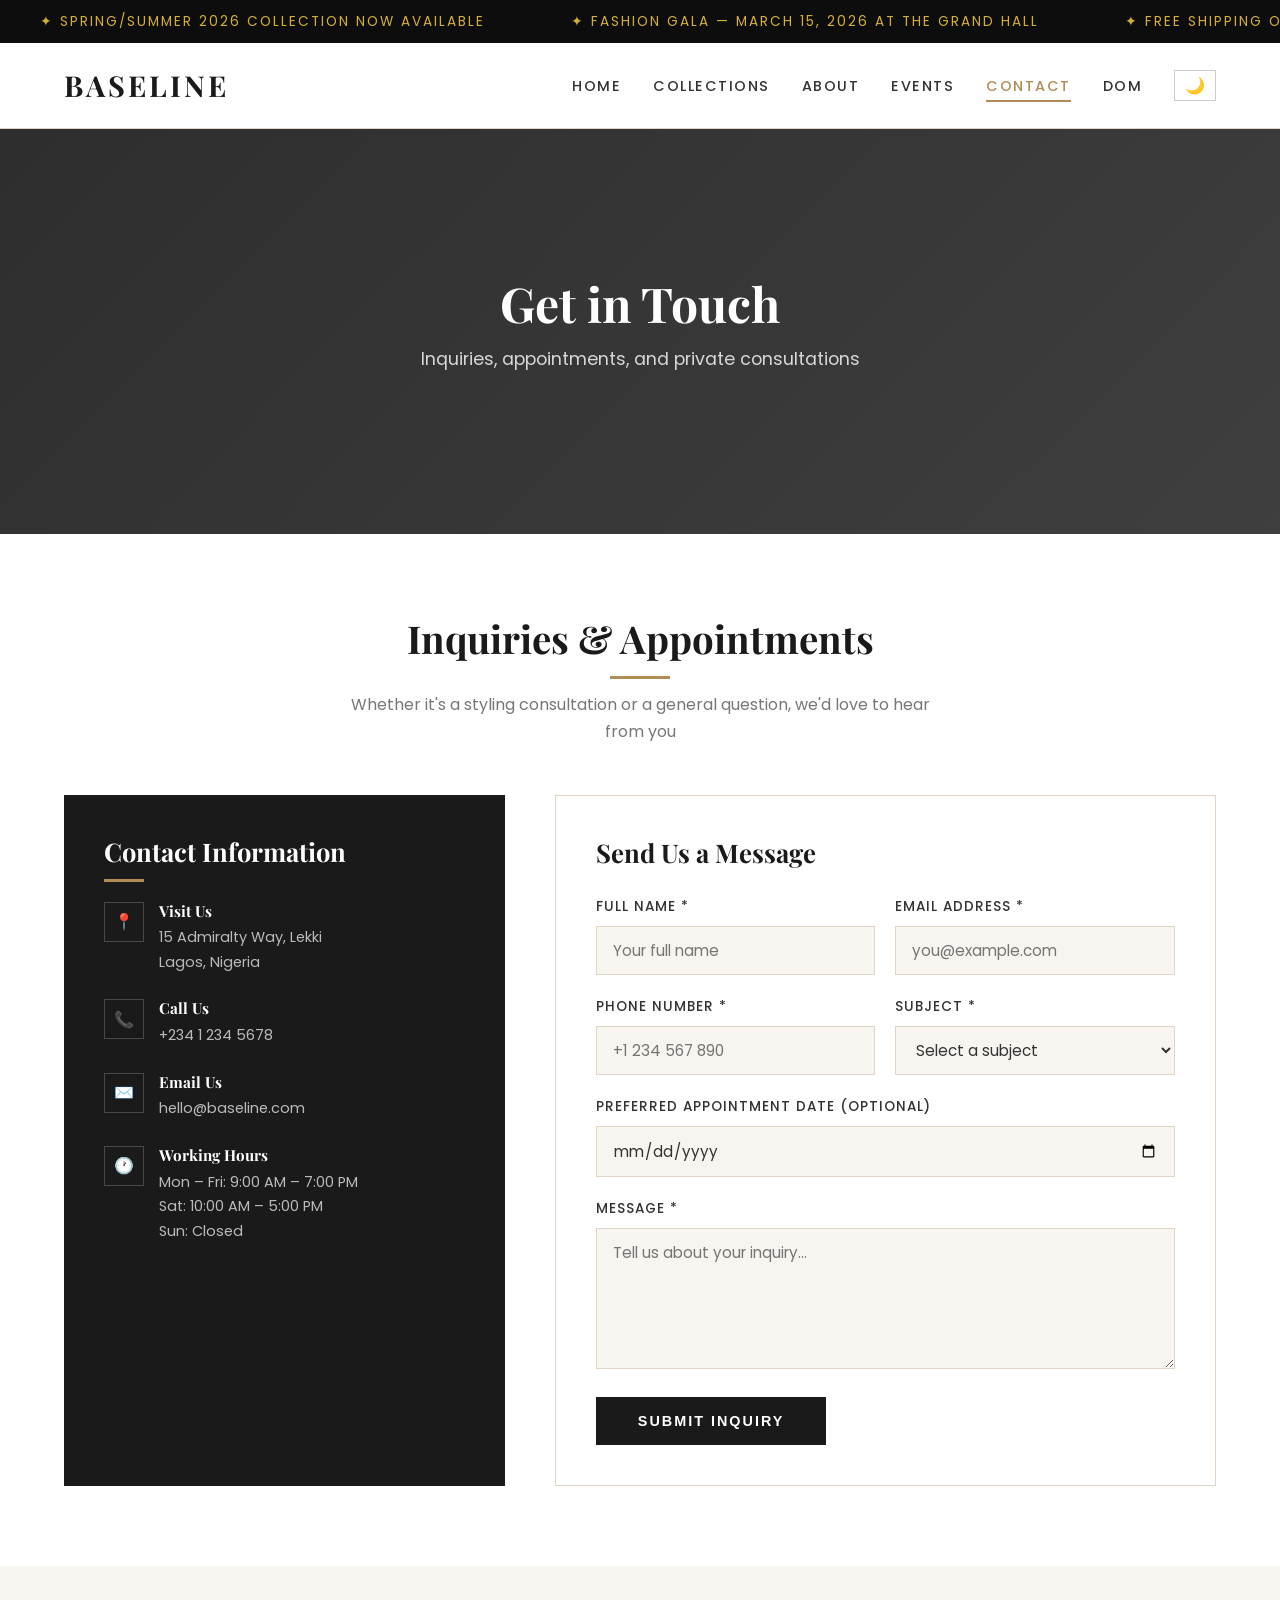
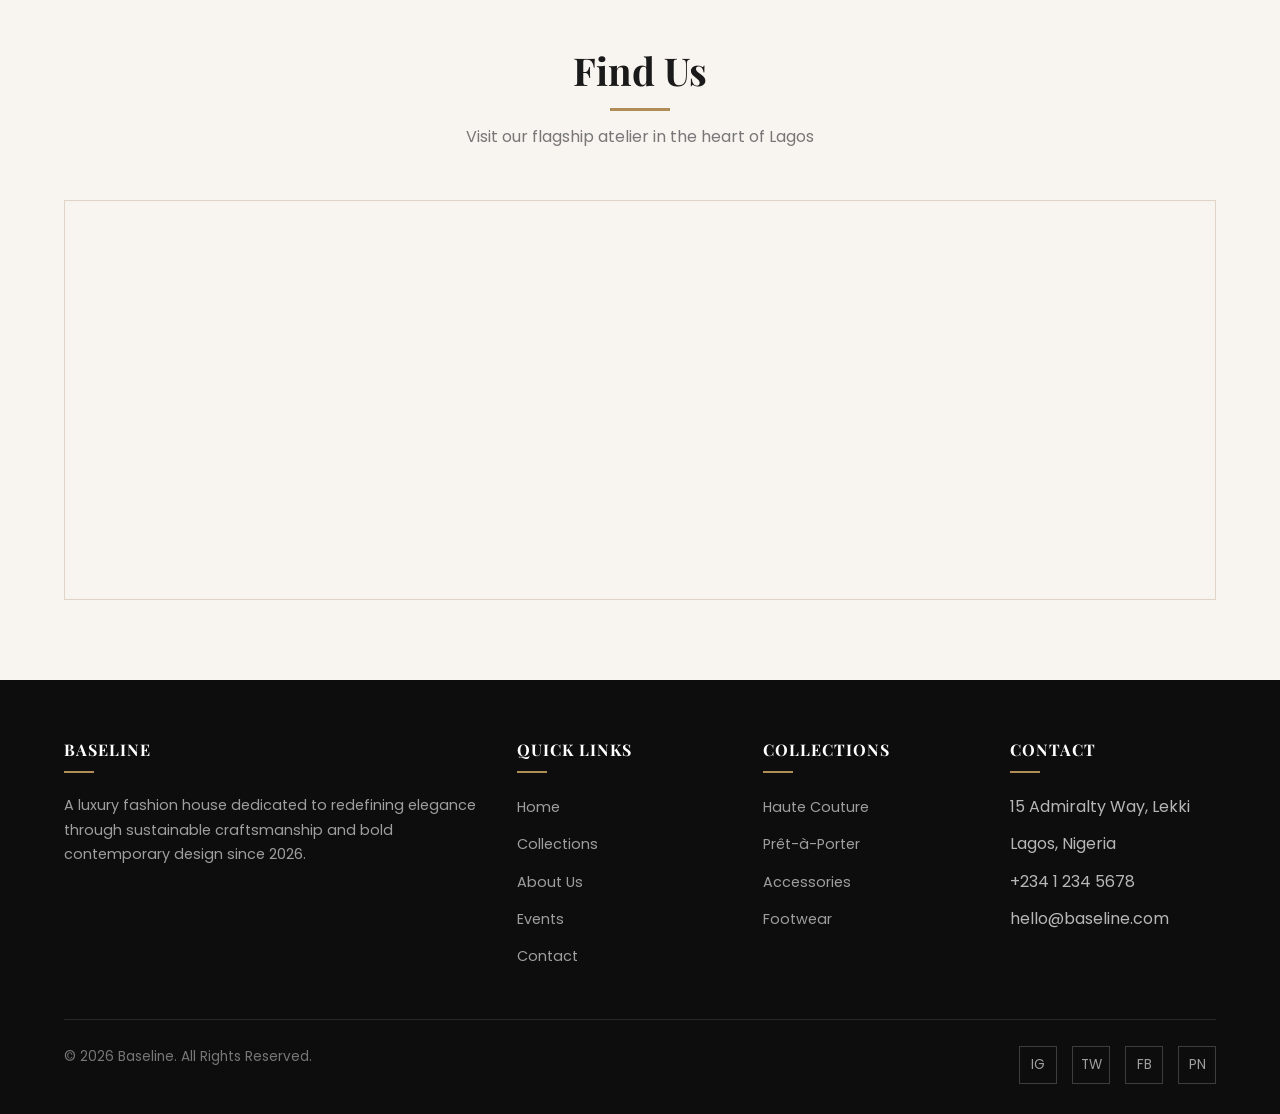
<file: contact.html>
<!doctype html>
<html lang="en">
  <head>
    <meta charset="UTF-8" />
    <meta name="viewport" content="width=device-width, initial-scale=1.0" />
    <title>Contact — BASELINE</title>
    <link
      href="https://fonts.googleapis.com/css2?family=Playfair+Display:wght@400;700&family=Poppins:wght@300;400;500;600;700&display=swap"
      rel="stylesheet"
    />
    <link rel="stylesheet" href="styles.css" />
  </head>
  <body>
    <!-- ======== MARQUEE BAR ======== -->
    <div class="marquee-bar">
      <div class="marquee-content">
        <span>✦ Spring/Summer 2026 Collection Now Available</span>
        <span>✦ Fashion Gala — March 15, 2026 at The Grand Hall</span>
        <span>✦ Free Shipping on Orders Over ₦250</span>
        <span>✦ Book Your Private Styling Session Today</span>
        <span>✦ Spring/Summer 2026 Collection Now Available</span>
        <span>✦ Fashion Gala — March 15, 2026 at The Grand Hall</span>
        <span>✦ Free Shipping on Orders Over ₦250</span>
        <span>✦ Book Your Private Styling Session Today</span>
      </div>
    </div>

    <!-- ======== NAVIGATION ======== -->
    <nav class="top-nav">
      <div class="container nav-wrapper">
        <a href="index.html" class="logo">Baseline</a>
        <ul class="nav-links">
          <li><a href="index.html">Home</a></li>
          <li><a href="products.html">Collections</a></li>
          <li><a href="about.html">About</a></li>
          <li><a href="events.html">Events</a></li>
          <li><a href="contact.html">Contact</a></li>
          <li><a href="dom-structure.html">DOM</a></li>
          <li>
            <button
              id="dark-mode-toggle"
              title="Toggle dark mode"
              style="
                background: none;
                border: 1px solid #ccc;
                padding: 5px 10px;
                cursor: pointer;
                font-size: 1rem;
              "
            >
              🌙
            </button>
          </li>
        </ul>
        <button class="hamburger" aria-label="Toggle navigation">
          <span></span>
          <span></span>
          <span></span>
        </button>
      </div>
    </nav>

    <!-- ======== PAGE BANNER ======== -->
    <section class="page-banner banner-contact">
      <div class="banner-text">
        <h1>Get in Touch</h1>
        <p>Inquiries, appointments, and private consultations</p>
      </div>
    </section>

    <!-- ======== CONTACT SECTION ======== -->
    <section class="section">
      <div class="container">
        <div class="section-header reveal">
          <h2>Inquiries &amp; Appointments</h2>
          <p>
            Whether it's a styling consultation or a general question, we'd love
            to hear from you
          </p>
        </div>

        <div class="contact-layout reveal">
          <!-- Info Panel -->
          <div class="contact-info-panel">
            <h3>Contact Information</h3>

            <div class="contact-detail">
              <div class="icon">📍</div>
              <div>
                <h4>Visit Us</h4>
                <p>15 Admiralty Way, Lekki<br />Lagos, Nigeria</p>
              </div>
            </div>

            <div class="contact-detail">
              <div class="icon">📞</div>
              <div>
                <h4>Call Us</h4>
                <p>+234 1 234 5678</p>
              </div>
            </div>

            <div class="contact-detail">
              <div class="icon">✉️</div>
              <div>
                <h4>Email Us</h4>
                <p>hello@baseline.com</p>
              </div>
            </div>

            <div class="contact-detail">
              <div class="icon">🕐</div>
              <div>
                <h4>Working Hours</h4>
                <p>
                  Mon – Fri: 9:00 AM – 7:00 PM<br />Sat: 10:00 AM – 5:00 PM<br />Sun:
                  Closed
                </p>
              </div>
            </div>
          </div>

          <!-- Form Panel -->
          <div class="contact-form-panel">
            <h3>Send Us a Message</h3>
            <form id="contact-form" novalidate>
              <div class="form-row">
                <div class="form-group">
                  <label for="inp-name">Full Name *</label>
                  <input
                    type="text"
                    id="inp-name"
                    placeholder="Your full name"
                  />
                  <p class="error-msg">Please enter your full name</p>
                </div>
                <div class="form-group">
                  <label for="inp-email">Email Address *</label>
                  <input
                    type="email"
                    id="inp-email"
                    placeholder="you@example.com"
                  />
                  <p class="error-msg">Please enter a valid email</p>
                </div>
              </div>

              <div class="form-row">
                <div class="form-group">
                  <label for="inp-phone">Phone Number *</label>
                  <input
                    type="tel"
                    id="inp-phone"
                    placeholder="+1 234 567 890"
                  />
                  <p class="error-msg">Please enter a valid phone number</p>
                </div>
                <div class="form-group">
                  <label for="inp-subject">Subject *</label>
                  <select id="inp-subject">
                    <option value="">Select a subject</option>
                    <option value="general">General Inquiry</option>
                    <option value="appointment">Book an Appointment</option>
                    <option value="styling">Private Styling Session</option>
                    <option value="press">Press &amp; Media</option>
                    <option value="wholesale">Wholesale / Partnership</option>
                    <option value="event">Event Invitation</option>
                  </select>
                  <p class="error-msg">Please select a subject</p>
                </div>
              </div>

              <div class="form-group">
                <label for="inp-date"
                  >Preferred Appointment Date (Optional)</label
                >
                <input type="date" id="inp-date" />
                <p class="error-msg">Please select a future date</p>
              </div>

              <div class="form-group">
                <label for="inp-message">Message *</label>
                <textarea
                  id="inp-message"
                  rows="5"
                  placeholder="Tell us about your inquiry..."
                ></textarea>
                <p class="error-msg">Message must be at least 10 characters</p>
              </div>

              <button type="submit" class="btn btn-dark">Submit Inquiry</button>
            </form>
          </div>
        </div>
      </div>
    </section>

    <!-- ======== MAP SECTION ======== -->
    <section class="section section-light">
      <div class="container">
        <div class="section-header reveal">
          <h2>Find Us</h2>
          <p>Visit our flagship atelier in the heart of Lagos</p>
        </div>
        <div
          class="reveal"
          style="
            width: 100%;
            height: 400px;
            background: var(--color-light);
            border: 1px solid var(--color-border);
            display: flex;
            align-items: center;
            justify-content: center;
            overflow: hidden;
          "
        >
          <iframe
            src="https://www.google.com/maps/embed?pb=!1m18!1m12!1m3!1d3964.7286510014387!2d3.4469!3d6.4281!2m3!1f0!2f0!3f0!3m2!1i1024!2i768!4f13.1!3m3!1m2!1s0x103bf53280e7648d%3A0x4d01e5de6b847fe5!2sAdmiralty%20Way%2C%20Lekki%2C%20Lagos%2C%20Nigeria!5e0!3m2!1sen!2sng!4v1700000000000!5m2!1sen!2sng"
            width="100%"
            height="100%"
            style="border: 0"
            allowfullscreen=""
            loading="lazy"
            title="Baseline Location"
          >
          </iframe>
        </div>
      </div>
    </section>

    <!-- ======== FOOTER ======== -->
    <footer class="site-footer">
      <div class="container">
        <div class="footer-grid">
          <div class="footer-col">
            <h4>Baseline</h4>
            <p>
              A luxury fashion house dedicated to redefining elegance through
              sustainable craftsmanship and bold contemporary design since 2026.
            </p>
          </div>
          <div class="footer-col">
            <h4>Quick Links</h4>
            <ul>
              <li><a href="index.html">Home</a></li>
              <li><a href="products.html">Collections</a></li>
              <li><a href="about.html">About Us</a></li>
              <li><a href="events.html">Events</a></li>
              <li><a href="contact.html">Contact</a></li>
            </ul>
          </div>
          <div class="footer-col">
            <h4>Collections</h4>
            <ul>
              <li><a href="products.html">Haute Couture</a></li>
              <li><a href="products.html">Prêt-à-Porter</a></li>
              <li><a href="products.html">Accessories</a></li>
              <li><a href="products.html">Footwear</a></li>
            </ul>
          </div>
          <div class="footer-col">
            <h4>Contact</h4>
            <ul>
              <li>15 Admiralty Way, Lekki</li>
              <li>Lagos, Nigeria</li>
              <li>+234 1 234 5678</li>
              <li>hello@baseline.com</li>
            </ul>
          </div>
        </div>
        <div class="footer-bottom">
          <p>
            &copy; <span id="current-year"></span> Baseline. All Rights
            Reserved.
          </p>
          <div class="footer-social">
            <a href="#" title="Instagram">IG</a>
            <a href="#" title="Twitter">TW</a>
            <a href="#" title="Facebook">FB</a>
            <a href="#" title="Pinterest">PN</a>
          </div>
        </div>
      </div>
    </footer>

    <button class="back-to-top" title="Back to top">&#8679;</button>
    <script src="script.js"></script>
  </body>
</html>
</file>
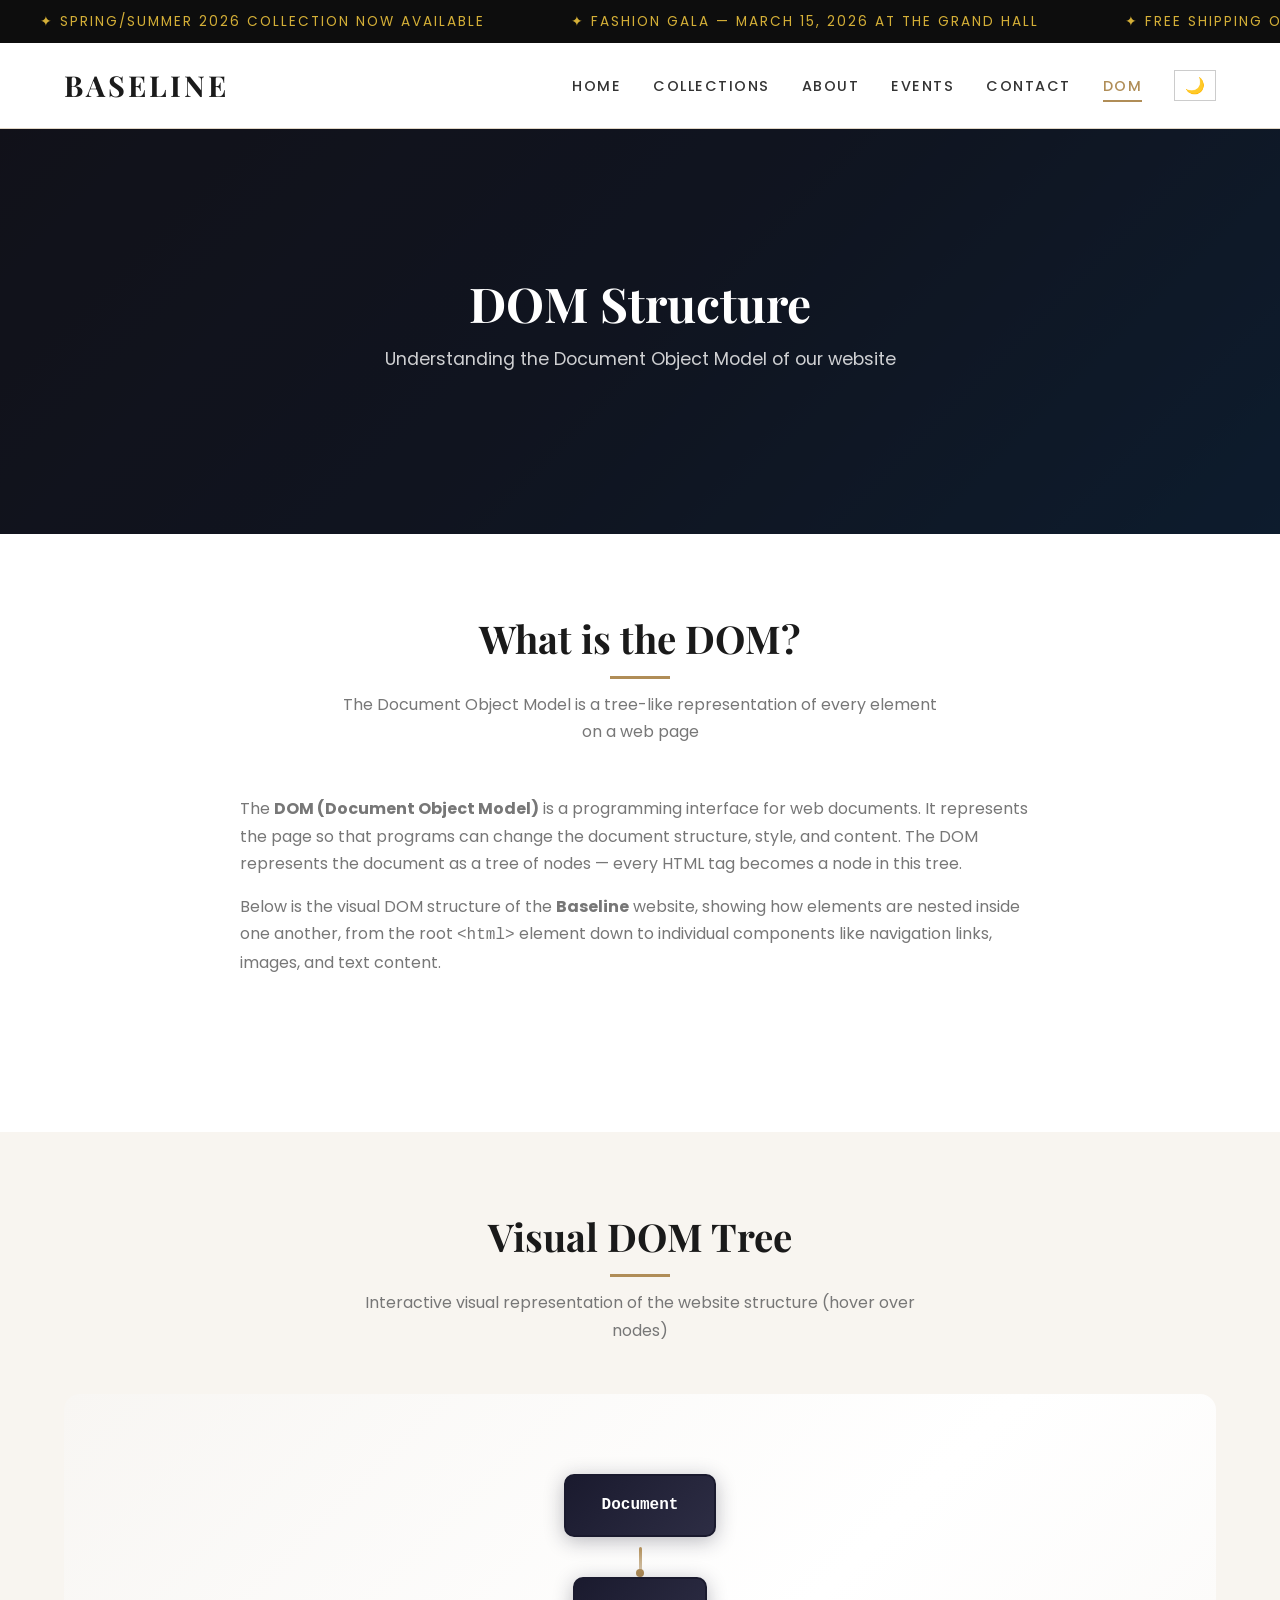
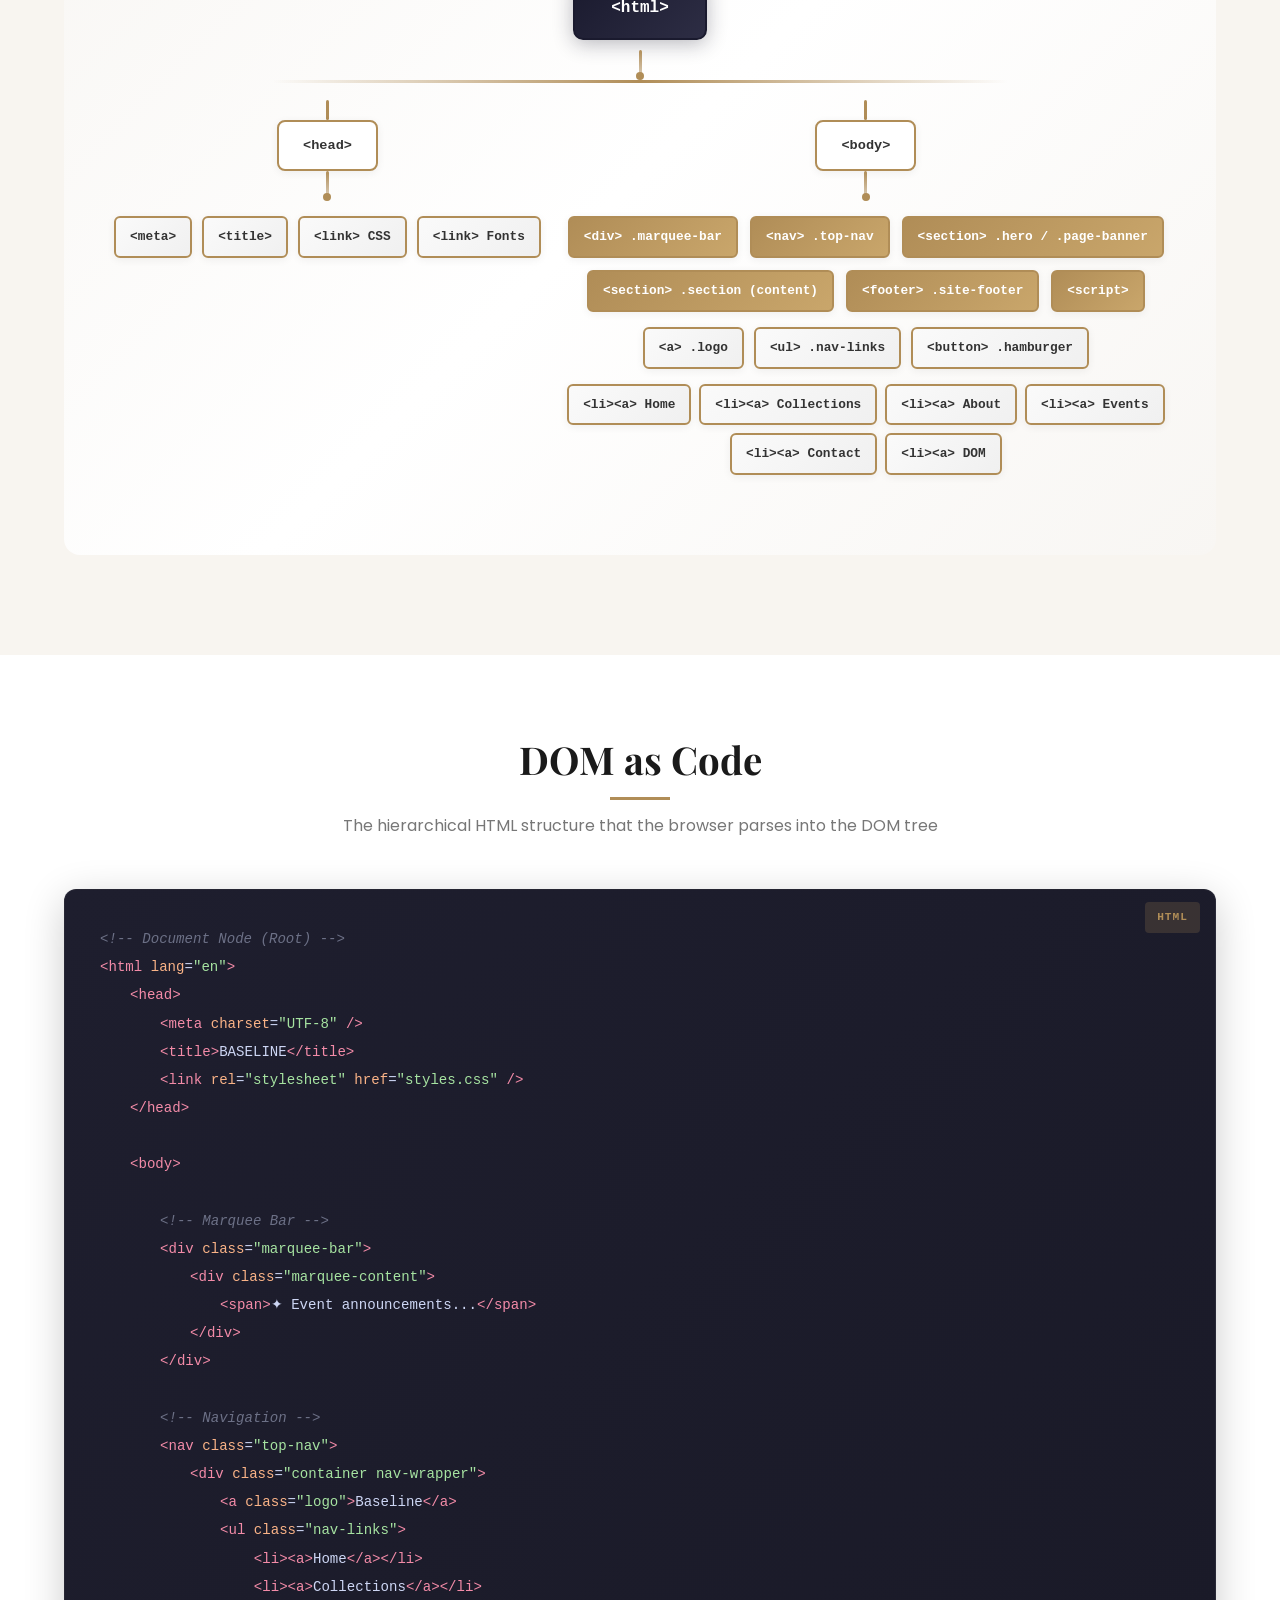
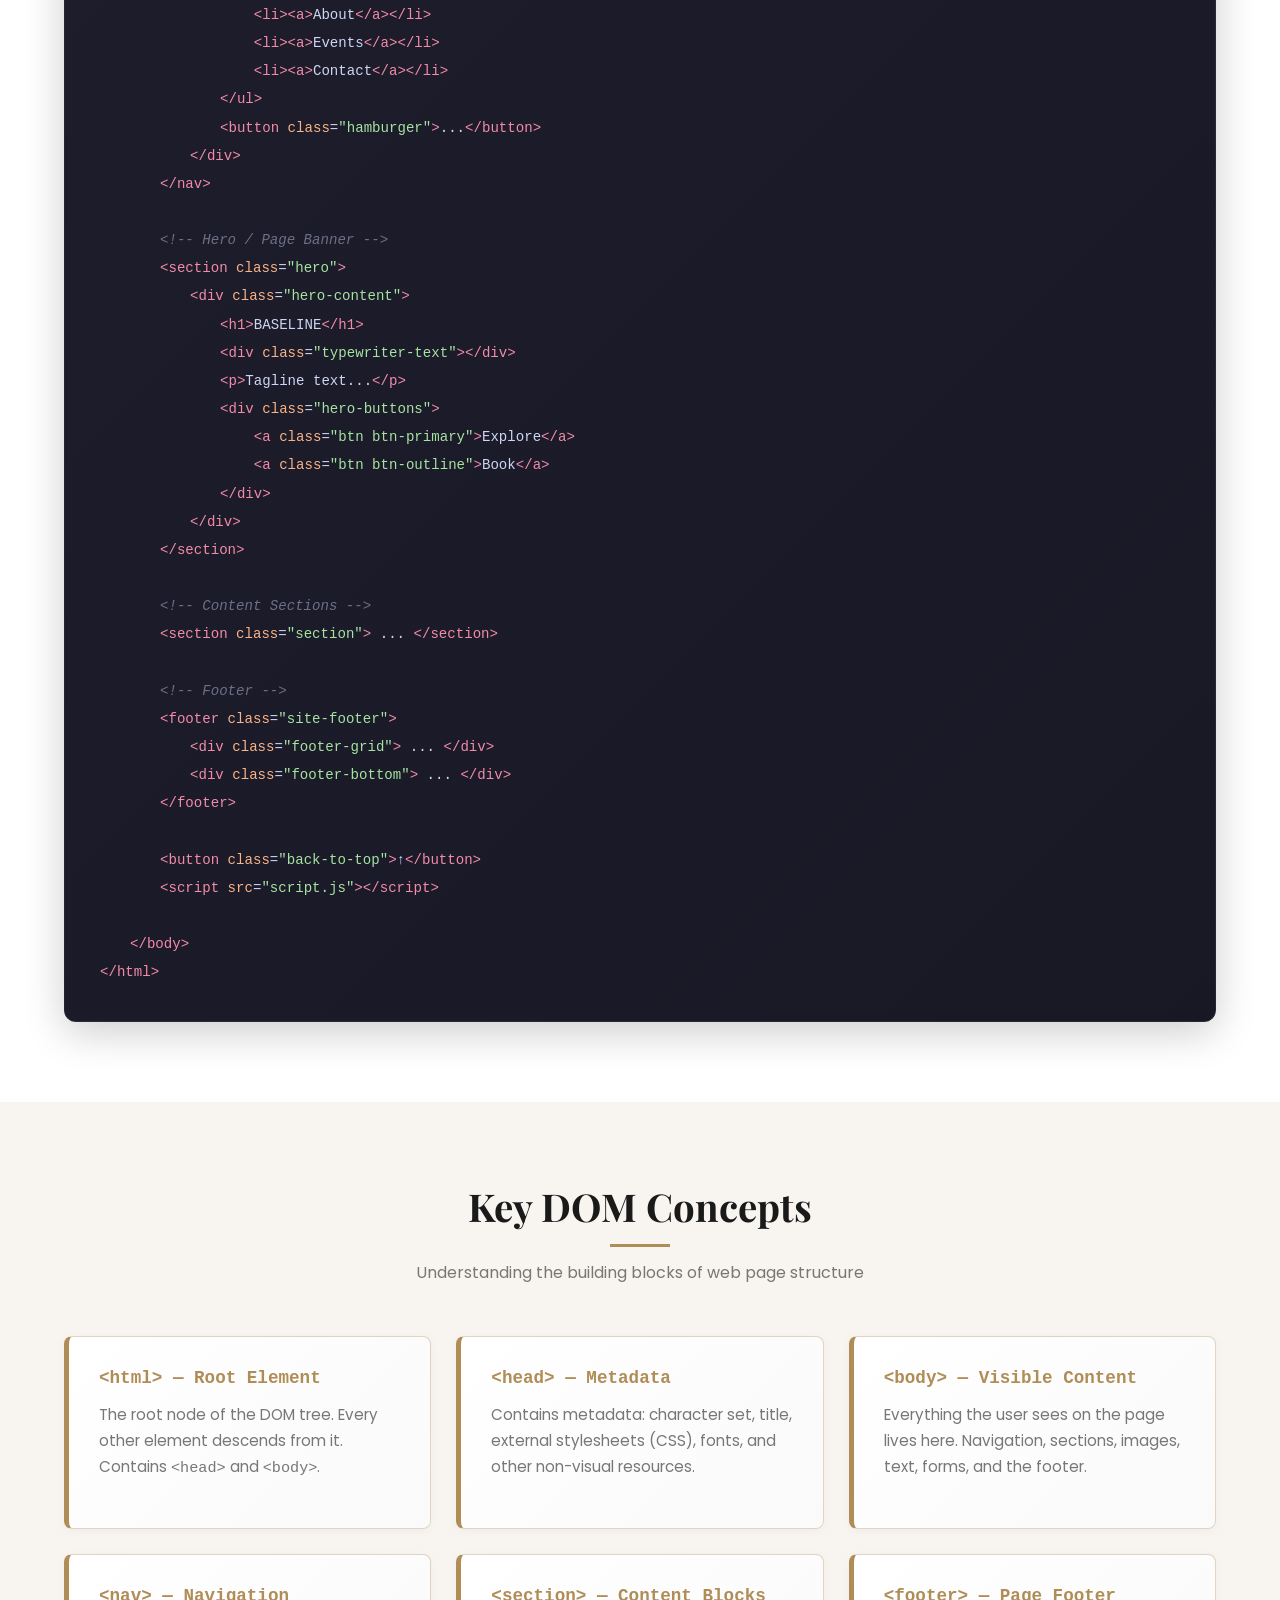
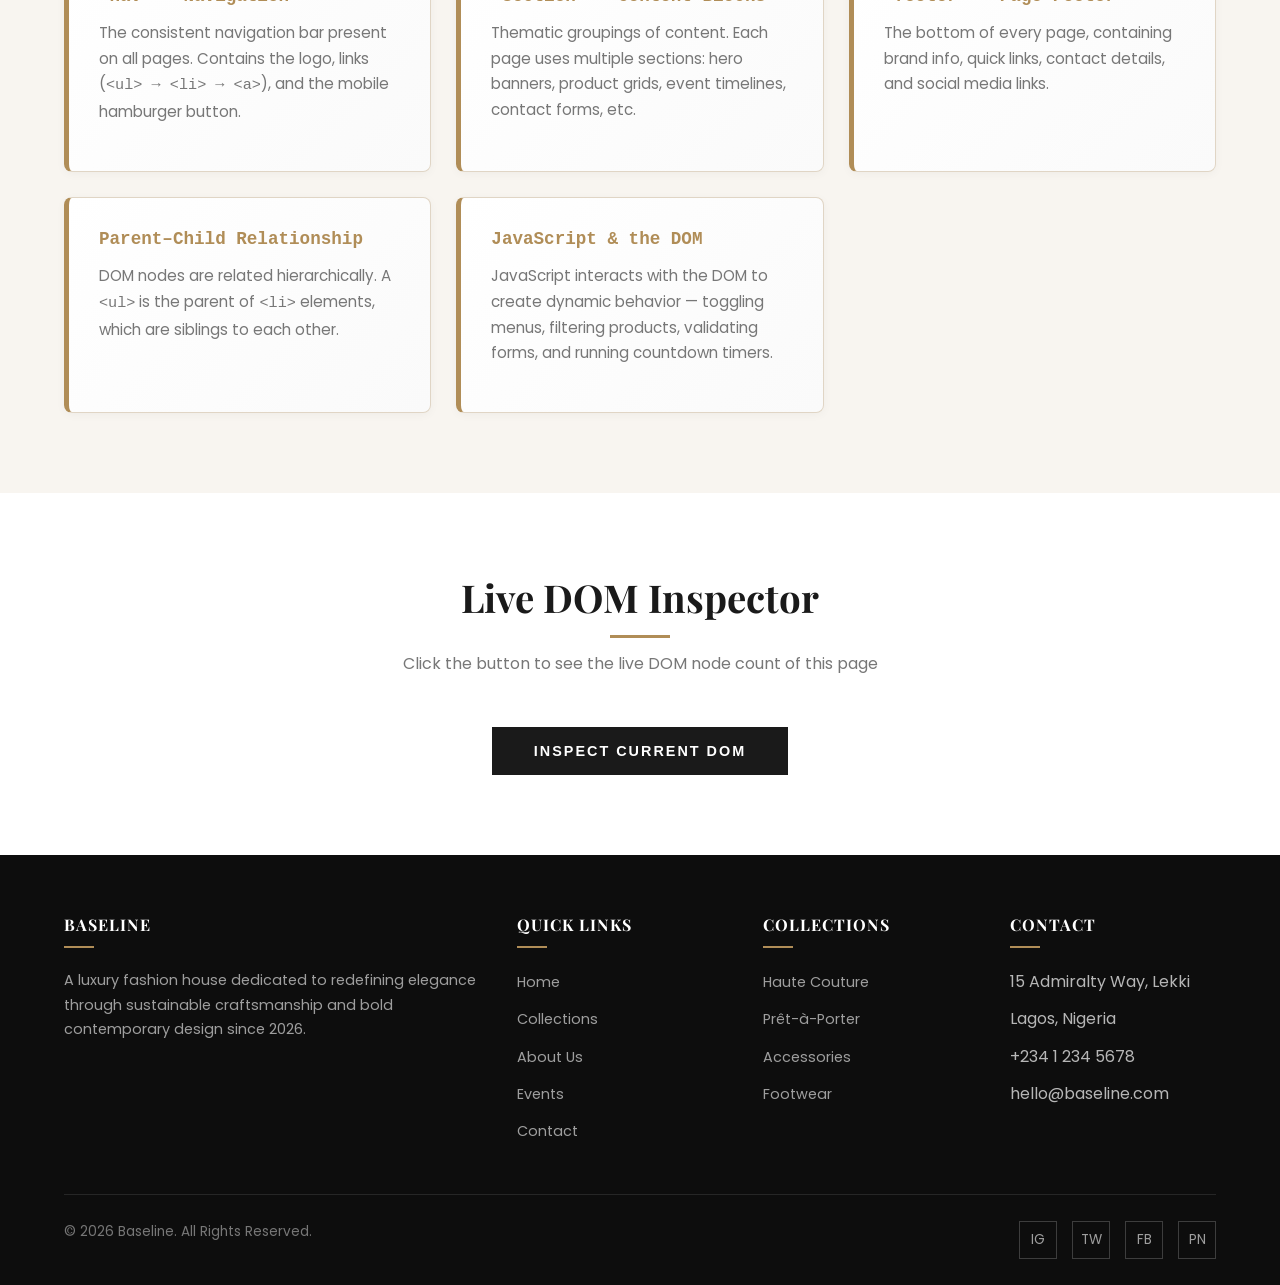
<file: dom-structure.html>
<!doctype html>
<html lang="en">
  <head>
    <meta charset="UTF-8" />
    <meta name="viewport" content="width=device-width, initial-scale=1.0" />
    <title>DOM Structure — BASELINE</title>
    <link
      href="https://fonts.googleapis.com/css2?family=Playfair+Display:wght@400;700&family=Poppins:wght@300;400;500;600;700&display=swap"
      rel="stylesheet"
    />
    <link rel="stylesheet" href="styles.css" />
  </head>
  <body>
    <!-- ======== MARQUEE BAR ======== -->
    <div class="marquee-bar">
      <div class="marquee-content">
        <span>✦ Spring/Summer 2026 Collection Now Available</span>
        <span>✦ Fashion Gala — March 15, 2026 at The Grand Hall</span>
        <span>✦ Free Shipping on Orders Over ₦250</span>
        <span>✦ Book Your Private Styling Session Today</span>
        <span>✦ Spring/Summer 2026 Collection Now Available</span>
        <span>✦ Fashion Gala — March 15, 2026 at The Grand Hall</span>
        <span>✦ Free Shipping on Orders Over ₦250</span>
        <span>✦ Book Your Private Styling Session Today</span>
      </div>
    </div>

    <!-- ======== NAVIGATION ======== -->
    <nav class="top-nav">
      <div class="container nav-wrapper">
        <a href="index.html" class="logo">Baseline</a>
        <ul class="nav-links">
          <li><a href="index.html">Home</a></li>
          <li><a href="products.html">Collections</a></li>
          <li><a href="about.html">About</a></li>
          <li><a href="events.html">Events</a></li>
          <li><a href="contact.html">Contact</a></li>
          <li><a href="dom-structure.html">DOM</a></li>
          <li>
            <button
              id="dark-mode-toggle"
              title="Toggle dark mode"
              style="
                background: none;
                border: 1px solid #ccc;
                padding: 5px 10px;
                cursor: pointer;
                font-size: 1rem;
              "
            >
              🌙
            </button>
          </li>
        </ul>
        <button class="hamburger" aria-label="Toggle navigation">
          <span></span>
          <span></span>
          <span></span>
        </button>
      </div>
    </nav>

    <!-- ======== PAGE BANNER ======== -->
    <section class="page-banner banner-dom">
      <div class="banner-text">
        <h1>DOM Structure</h1>
        <p>Understanding the Document Object Model of our website</p>
      </div>
    </section>

    <!-- ======== WHAT IS THE DOM ======== -->
    <section class="section">
      <div class="container">
        <div class="section-header reveal">
          <h2>What is the DOM?</h2>
          <p>
            The Document Object Model is a tree-like representation of every
            element on a web page
          </p>
        </div>

        <div class="story-block reveal">
          <div
            class="story-text"
            style="grid-column: 1 / -1; max-width: 800px; margin: 0 auto"
          >
            <p>
              The <strong>DOM (Document Object Model)</strong> is a programming
              interface for web documents. It represents the page so that
              programs can change the document structure, style, and content.
              The DOM represents the document as a tree of nodes — every HTML
              tag becomes a node in this tree.
            </p>
            <p>
              Below is the visual DOM structure of the
              <strong>Baseline</strong> website, showing how elements are nested
              inside one another, from the root
              <code>&lt;html&gt;</code> element down to individual components
              like navigation links, images, and text content.
            </p>
          </div>
        </div>
      </div>
    </section>

    <!-- ======== VISUAL DOM TREE ======== -->
    <section class="section section-light">
      <div class="container">
        <div class="section-header reveal">
          <h2>Visual DOM Tree</h2>
          <p>
            Interactive visual representation of the website structure (hover
            over nodes)
          </p>
        </div>

        <div class="dom-visual-container reveal">
          <div class="dom-tree-visual">
            <!-- Level 0: Document -->
            <div class="dom-level">
              <div class="dom-node-box root" data-tooltip="The DOM entry point">
                Document
              </div>
            </div>
            <div class="dom-line"></div>

            <!-- Level 1: html -->
            <div class="dom-level">
              <div class="dom-node-box root" data-tooltip="Root HTML element">
                &lt;html&gt;
              </div>
            </div>
            <div class="dom-line"></div>

            <!-- Level 2: head + body -->
            <div class="dom-horizontal">
              <div class="dom-branch-item">
                <div class="dom-line-top"></div>
                <div class="dom-node-box" data-tooltip="Document metadata">
                  &lt;head&gt;
                </div>
                <div class="dom-line"></div>
                <div class="dom-sub-children">
                  <div class="dom-node-box" data-tooltip="Character encoding">
                    &lt;meta&gt;
                  </div>
                  <div class="dom-node-box" data-tooltip="Page title">
                    &lt;title&gt;
                  </div>
                  <div class="dom-node-box" data-tooltip="Stylesheet link">
                    &lt;link&gt; CSS
                  </div>
                  <div class="dom-node-box" data-tooltip="Google Fonts">
                    &lt;link&gt; Fonts
                  </div>
                </div>
              </div>

              <div class="dom-branch-item">
                <div class="dom-line-top"></div>
                <div class="dom-node-box" data-tooltip="Visible page content">
                  &lt;body&gt;
                </div>
                <div class="dom-line"></div>
                <div
                  class="dom-sub-children"
                  style="flex-direction: column; gap: 15px"
                >
                  <!-- Body children row -->
                  <div
                    style="
                      display: flex;
                      gap: 12px;
                      justify-content: center;
                      flex-wrap: wrap;
                    "
                  >
                    <div
                      class="dom-node-box dom-body-child"
                      data-tooltip="Scrolling announcement bar"
                    >
                      &lt;div&gt; .marquee-bar
                    </div>
                    <div
                      class="dom-node-box dom-body-child"
                      data-tooltip="Main navigation"
                    >
                      &lt;nav&gt; .top-nav
                    </div>
                    <div
                      class="dom-node-box dom-body-child"
                      data-tooltip="Hero/Banner section"
                    >
                      &lt;section&gt; .hero / .page-banner
                    </div>
                    <div
                      class="dom-node-box dom-body-child"
                      data-tooltip="Main content sections"
                    >
                      &lt;section&gt; .section (content)
                    </div>
                    <div
                      class="dom-node-box dom-body-child"
                      data-tooltip="Site footer"
                    >
                      &lt;footer&gt; .site-footer
                    </div>
                    <div
                      class="dom-node-box dom-body-child"
                      data-tooltip="JavaScript execution"
                    >
                      &lt;script&gt;
                    </div>
                  </div>

                  <!-- Nav children -->
                  <div
                    style="
                      display: flex;
                      gap: 10px;
                      justify-content: center;
                      flex-wrap: wrap;
                    "
                  >
                    <div class="dom-node-box" data-tooltip="Brand logo link">
                      &lt;a&gt; .logo
                    </div>
                    <div class="dom-node-box" data-tooltip="Navigation menu">
                      &lt;ul&gt; .nav-links
                    </div>
                    <div class="dom-node-box" data-tooltip="Mobile menu toggle">
                      &lt;button&gt; .hamburger
                    </div>
                  </div>

                  <!-- Nav-links children -->
                  <div
                    style="
                      display: flex;
                      gap: 8px;
                      justify-content: center;
                      flex-wrap: wrap;
                    "
                  >
                    <div class="dom-node-box" data-tooltip="Homepage link">
                      &lt;li&gt;&lt;a&gt; Home
                    </div>
                    <div class="dom-node-box" data-tooltip="Products page">
                      &lt;li&gt;&lt;a&gt; Collections
                    </div>
                    <div class="dom-node-box" data-tooltip="About us page">
                      &lt;li&gt;&lt;a&gt; About
                    </div>
                    <div class="dom-node-box" data-tooltip="Events page">
                      &lt;li&gt;&lt;a&gt; Events
                    </div>
                    <div class="dom-node-box" data-tooltip="Contact form">
                      &lt;li&gt;&lt;a&gt; Contact
                    </div>
                    <div class="dom-node-box" data-tooltip="This page!">
                      &lt;li&gt;&lt;a&gt; DOM
                    </div>
                  </div>
                </div>
              </div>
            </div>
          </div>
        </div>
      </div>
    </section>

    <!-- ======== CODE-LEVEL DOM ======== -->
    <section class="section">
      <div class="container">
        <div class="section-header reveal">
          <h2>DOM as Code</h2>
          <p>
            The hierarchical HTML structure that the browser parses into the DOM
            tree
          </p>
        </div>

        <div class="dom-code-block reveal">
          <div>
            <span class="comment">&lt;!-- Document Node (Root) --&gt;</span>
          </div>
          <div>
            <span class="tag">&lt;html</span>
            <span class="attr">lang</span>=<span class="string">"en"</span
            ><span class="tag">&gt;</span>
          </div>
          <div class="indent-1"><span class="tag">&lt;head&gt;</span></div>
          <div class="indent-2">
            <span class="tag">&lt;meta</span>
            <span class="attr">charset</span>=<span class="string">"UTF-8"</span
            ><span class="tag"> /&gt;</span>
          </div>
          <div class="indent-2">
            <span class="tag">&lt;title&gt;</span
            ><span class="text">BASELINE</span
            ><span class="tag">&lt;/title&gt;</span>
          </div>
          <div class="indent-2">
            <span class="tag">&lt;link</span>
            <span class="attr">rel</span>=<span class="string"
              >"stylesheet"</span
            >
            <span class="attr">href</span>=<span class="string"
              >"styles.css"</span
            ><span class="tag"> /&gt;</span>
          </div>
          <div class="indent-1"><span class="tag">&lt;/head&gt;</span></div>
          <br />
          <div class="indent-1"><span class="tag">&lt;body&gt;</span></div>
          <br />
          <div class="indent-2">
            <span class="comment">&lt;!-- Marquee Bar --&gt;</span>
          </div>
          <div class="indent-2">
            <span class="tag">&lt;div</span>
            <span class="attr">class</span>=<span class="string"
              >"marquee-bar"</span
            ><span class="tag">&gt;</span>
          </div>
          <div class="indent-3">
            <span class="tag">&lt;div</span>
            <span class="attr">class</span>=<span class="string"
              >"marquee-content"</span
            ><span class="tag">&gt;</span>
          </div>
          <div class="indent-4">
            <span class="tag">&lt;span&gt;</span
            ><span class="text">✦ Event announcements...</span
            ><span class="tag">&lt;/span&gt;</span>
          </div>
          <div class="indent-3"><span class="tag">&lt;/div&gt;</span></div>
          <div class="indent-2"><span class="tag">&lt;/div&gt;</span></div>
          <br />
          <div class="indent-2">
            <span class="comment">&lt;!-- Navigation --&gt;</span>
          </div>
          <div class="indent-2">
            <span class="tag">&lt;nav</span>
            <span class="attr">class</span>=<span class="string">"top-nav"</span
            ><span class="tag">&gt;</span>
          </div>
          <div class="indent-3">
            <span class="tag">&lt;div</span>
            <span class="attr">class</span>=<span class="string"
              >"container nav-wrapper"</span
            ><span class="tag">&gt;</span>
          </div>
          <div class="indent-4">
            <span class="tag">&lt;a</span> <span class="attr">class</span>=<span
              class="string"
              >"logo"</span
            ><span class="tag">&gt;</span><span class="text">Baseline</span
            ><span class="tag">&lt;/a&gt;</span>
          </div>
          <div class="indent-4">
            <span class="tag">&lt;ul</span>
            <span class="attr">class</span>=<span class="string"
              >"nav-links"</span
            ><span class="tag">&gt;</span>
          </div>
          <div class="indent-4">
            &nbsp;&nbsp;&nbsp;&nbsp;<span class="tag">&lt;li&gt;&lt;a&gt;</span
            ><span class="text">Home</span
            ><span class="tag">&lt;/a&gt;&lt;/li&gt;</span>
          </div>
          <div class="indent-4">
            &nbsp;&nbsp;&nbsp;&nbsp;<span class="tag">&lt;li&gt;&lt;a&gt;</span
            ><span class="text">Collections</span
            ><span class="tag">&lt;/a&gt;&lt;/li&gt;</span>
          </div>
          <div class="indent-4">
            &nbsp;&nbsp;&nbsp;&nbsp;<span class="tag">&lt;li&gt;&lt;a&gt;</span
            ><span class="text">About</span
            ><span class="tag">&lt;/a&gt;&lt;/li&gt;</span>
          </div>
          <div class="indent-4">
            &nbsp;&nbsp;&nbsp;&nbsp;<span class="tag">&lt;li&gt;&lt;a&gt;</span
            ><span class="text">Events</span
            ><span class="tag">&lt;/a&gt;&lt;/li&gt;</span>
          </div>
          <div class="indent-4">
            &nbsp;&nbsp;&nbsp;&nbsp;<span class="tag">&lt;li&gt;&lt;a&gt;</span
            ><span class="text">Contact</span
            ><span class="tag">&lt;/a&gt;&lt;/li&gt;</span>
          </div>
          <div class="indent-4"><span class="tag">&lt;/ul&gt;</span></div>
          <div class="indent-4">
            <span class="tag">&lt;button</span>
            <span class="attr">class</span>=<span class="string"
              >"hamburger"</span
            ><span class="tag">&gt;</span><span class="text">...</span
            ><span class="tag">&lt;/button&gt;</span>
          </div>
          <div class="indent-3"><span class="tag">&lt;/div&gt;</span></div>
          <div class="indent-2"><span class="tag">&lt;/nav&gt;</span></div>
          <br />
          <div class="indent-2">
            <span class="comment">&lt;!-- Hero / Page Banner --&gt;</span>
          </div>
          <div class="indent-2">
            <span class="tag">&lt;section</span>
            <span class="attr">class</span>=<span class="string">"hero"</span
            ><span class="tag">&gt;</span>
          </div>
          <div class="indent-3">
            <span class="tag">&lt;div</span>
            <span class="attr">class</span>=<span class="string"
              >"hero-content"</span
            ><span class="tag">&gt;</span>
          </div>
          <div class="indent-4">
            <span class="tag">&lt;h1&gt;</span><span class="text">BASELINE</span
            ><span class="tag">&lt;/h1&gt;</span>
          </div>
          <div class="indent-4">
            <span class="tag">&lt;div</span>
            <span class="attr">class</span>=<span class="string"
              >"typewriter-text"</span
            ><span class="tag">&gt;&lt;/div&gt;</span>
          </div>
          <div class="indent-4">
            <span class="tag">&lt;p&gt;</span
            ><span class="text">Tagline text...</span
            ><span class="tag">&lt;/p&gt;</span>
          </div>
          <div class="indent-4">
            <span class="tag">&lt;div</span>
            <span class="attr">class</span>=<span class="string"
              >"hero-buttons"</span
            ><span class="tag">&gt;</span>
          </div>
          <div class="indent-4">
            &nbsp;&nbsp;&nbsp;&nbsp;<span class="tag">&lt;a</span>
            <span class="attr">class</span>=<span class="string"
              >"btn btn-primary"</span
            ><span class="tag">&gt;</span><span class="text">Explore</span
            ><span class="tag">&lt;/a&gt;</span>
          </div>
          <div class="indent-4">
            &nbsp;&nbsp;&nbsp;&nbsp;<span class="tag">&lt;a</span>
            <span class="attr">class</span>=<span class="string"
              >"btn btn-outline"</span
            ><span class="tag">&gt;</span><span class="text">Book</span
            ><span class="tag">&lt;/a&gt;</span>
          </div>
          <div class="indent-4"><span class="tag">&lt;/div&gt;</span></div>
          <div class="indent-3"><span class="tag">&lt;/div&gt;</span></div>
          <div class="indent-2"><span class="tag">&lt;/section&gt;</span></div>
          <br />
          <div class="indent-2">
            <span class="comment">&lt;!-- Content Sections --&gt;</span>
          </div>
          <div class="indent-2">
            <span class="tag">&lt;section</span>
            <span class="attr">class</span>=<span class="string">"section"</span
            ><span class="tag">&gt;</span><span class="text"> ... </span
            ><span class="tag">&lt;/section&gt;</span>
          </div>
          <br />
          <div class="indent-2">
            <span class="comment">&lt;!-- Footer --&gt;</span>
          </div>
          <div class="indent-2">
            <span class="tag">&lt;footer</span>
            <span class="attr">class</span>=<span class="string"
              >"site-footer"</span
            ><span class="tag">&gt;</span>
          </div>
          <div class="indent-3">
            <span class="tag">&lt;div</span>
            <span class="attr">class</span>=<span class="string"
              >"footer-grid"</span
            ><span class="tag">&gt;</span><span class="text"> ... </span
            ><span class="tag">&lt;/div&gt;</span>
          </div>
          <div class="indent-3">
            <span class="tag">&lt;div</span>
            <span class="attr">class</span>=<span class="string"
              >"footer-bottom"</span
            ><span class="tag">&gt;</span><span class="text"> ... </span
            ><span class="tag">&lt;/div&gt;</span>
          </div>
          <div class="indent-2"><span class="tag">&lt;/footer&gt;</span></div>
          <br />
          <div class="indent-2">
            <span class="tag">&lt;button</span>
            <span class="attr">class</span>=<span class="string"
              >"back-to-top"</span
            ><span class="tag">&gt;</span><span class="text">↑</span
            ><span class="tag">&lt;/button&gt;</span>
          </div>
          <div class="indent-2">
            <span class="tag">&lt;script</span>
            <span class="attr">src</span>=<span class="string">"script.js"</span
            ><span class="tag">&gt;&lt;/script&gt;</span>
          </div>
          <br />
          <div class="indent-1"><span class="tag">&lt;/body&gt;</span></div>
          <div><span class="tag">&lt;/html&gt;</span></div>
        </div>
      </div>
    </section>

    <!-- ======== DOM EXPLANATION ======== -->
    <section class="section section-light">
      <div class="container">
        <div class="section-header reveal">
          <h2>Key DOM Concepts</h2>
          <p>Understanding the building blocks of web page structure</p>
        </div>

        <div class="explanation-grid reveal">
          <div class="explanation-card">
            <h4>&lt;html&gt; — Root Element</h4>
            <p>
              The root node of the DOM tree. Every other element descends from
              it. Contains <code>&lt;head&gt;</code> and
              <code>&lt;body&gt;</code>.
            </p>
          </div>

          <div class="explanation-card">
            <h4>&lt;head&gt; — Metadata</h4>
            <p>
              Contains metadata: character set, title, external stylesheets
              (CSS), fonts, and other non-visual resources.
            </p>
          </div>

          <div class="explanation-card">
            <h4>&lt;body&gt; — Visible Content</h4>
            <p>
              Everything the user sees on the page lives here. Navigation,
              sections, images, text, forms, and the footer.
            </p>
          </div>

          <div class="explanation-card">
            <h4>&lt;nav&gt; — Navigation</h4>
            <p>
              The consistent navigation bar present on all pages. Contains the
              logo, links (<code>&lt;ul&gt; → &lt;li&gt; → &lt;a&gt;</code>),
              and the mobile hamburger button.
            </p>
          </div>

          <div class="explanation-card">
            <h4>&lt;section&gt; — Content Blocks</h4>
            <p>
              Thematic groupings of content. Each page uses multiple sections:
              hero banners, product grids, event timelines, contact forms, etc.
            </p>
          </div>

          <div class="explanation-card">
            <h4>&lt;footer&gt; — Page Footer</h4>
            <p>
              The bottom of every page, containing brand info, quick links,
              contact details, and social media links.
            </p>
          </div>

          <div class="explanation-card">
            <h4>Parent–Child Relationship</h4>
            <p>
              DOM nodes are related hierarchically. A <code>&lt;ul&gt;</code> is
              the parent of <code>&lt;li&gt;</code> elements, which are siblings
              to each other.
            </p>
          </div>

          <div class="explanation-card">
            <h4>JavaScript &amp; the DOM</h4>
            <p>
              JavaScript interacts with the DOM to create dynamic behavior —
              toggling menus, filtering products, validating forms, and running
              countdown timers.
            </p>
          </div>
        </div>
      </div>
    </section>

    <!-- ======== LIVE DOM INSPECTOR (JS Feature) ======== -->
    <section class="section">
      <div class="container">
        <div class="section-header reveal">
          <h2>Live DOM Inspector</h2>
          <p>Click the button to see the live DOM node count of this page</p>
        </div>
        <div style="text-align: center" class="reveal">
          <button class="btn btn-dark" onclick="inspectDOM()">
            Inspect Current DOM
          </button>
          <div
            id="dom-inspector-result"
            style="
              margin-top: 25px;
              padding: 25px;
              background: var(--color-light);
              border: 1px solid var(--color-border);
              display: none;
            "
          >
            <!-- Results injected by JS -->
          </div>
        </div>
      </div>
    </section>

    <!-- ======== FOOTER ======== -->
    <footer class="site-footer">
      <div class="container">
        <div class="footer-grid">
          <div class="footer-col">
            <h4>Baseline</h4>
            <p>
              A luxury fashion house dedicated to redefining elegance through
              sustainable craftsmanship and bold contemporary design since 2026.
            </p>
          </div>
          <div class="footer-col">
            <h4>Quick Links</h4>
            <ul>
              <li><a href="index.html">Home</a></li>
              <li><a href="products.html">Collections</a></li>
              <li><a href="about.html">About Us</a></li>
              <li><a href="events.html">Events</a></li>
              <li><a href="contact.html">Contact</a></li>
            </ul>
          </div>
          <div class="footer-col">
            <h4>Collections</h4>
            <ul>
              <li><a href="products.html">Haute Couture</a></li>
              <li><a href="products.html">Prêt-à-Porter</a></li>
              <li><a href="products.html">Accessories</a></li>
              <li><a href="products.html">Footwear</a></li>
            </ul>
          </div>
          <div class="footer-col">
            <h4>Contact</h4>
            <ul>
              <li>15 Admiralty Way, Lekki</li>
              <li>Lagos, Nigeria</li>
              <li>+234 1 234 5678</li>
              <li>hello@baseline.com</li>
            </ul>
          </div>
        </div>
        <div class="footer-bottom">
          <p>
            &copy; <span id="current-year"></span> Baseline. All Rights
            Reserved.
          </p>
          <div class="footer-social">
            <a href="#" title="Instagram">IG</a>
            <a href="#" title="Twitter">TW</a>
            <a href="#" title="Facebook">FB</a>
            <a href="#" title="Pinterest">PN</a>
          </div>
        </div>
      </div>
    </footer>

    <button class="back-to-top" title="Back to top">&#8679;</button>

    <!-- External JS -->
    <script src="script.js"></script>

    <!-- DOM Inspector Feature (Page-Specific JS) -->
    <script>
      function inspectDOM() {
        const result = document.getElementById("dom-inspector-result");
        const allNodes = document.querySelectorAll("*");
        const tagCount = {};

        allNodes.forEach((node) => {
          const tag = node.tagName.toLowerCase();
          tagCount[tag] = (tagCount[tag] || 0) + 1;
        });

        const sorted = Object.entries(tagCount).sort((a, b) => b[1] - a[1]);
        const totalNodes = allNodes.length;
        const totalTextNodes = document.createTreeWalker(
          document.body,
          NodeFilter.SHOW_TEXT,
          null,
          false,
        );
        let textCount = 0;
        while (totalTextNodes.nextNode()) textCount++;

        let html = '<h3 style="margin-bottom:15px;">DOM Analysis Results</h3>';
        html +=
          "<p><strong>Total Element Nodes:</strong> " + totalNodes + "</p>";
        html += "<p><strong>Total Text Nodes:</strong> " + textCount + "</p>";
        html +=
          "<p><strong>DOM Tree Depth:</strong> " +
          getMaxDepth(document.documentElement) +
          " levels</p>";
        html +=
          '<br/><h4 style="margin-bottom:10px;">Element Breakdown (Top 15):</h4>';
        html +=
          '<div style="display:grid; grid-template-columns:repeat(auto-fill,minmax(150px,1fr)); gap:8px;">';

        sorted.slice(0, 15).forEach(([tag, count]) => {
          html +=
            '<div style="padding:8px 12px; background:#fff; border:1px solid #e0d5c5; text-align:center;">';
          html +=
            '<strong style="color:#b08d57;">&lt;' +
            tag +
            "&gt;</strong><br/>" +
            count;
          html += "</div>";
        });

        html += "</div>";
        result.innerHTML = html;
        result.style.display = "block";
        result.style.animation = "fadeInUp 0.5s ease forwards";
      }

      function getMaxDepth(element) {
        if (!element.children.length) return 1;
        let maxChildDepth = 0;
        for (const child of element.children) {
          const d = getMaxDepth(child);
          if (d > maxChildDepth) maxChildDepth = d;
        }
        return 1 + maxChildDepth;
      }
    </script>
  </body>
</html>
</file>
<file: styles.css>
/* ============================================
   BASELINE — Fashion House
   External CSS Stylesheet
   ============================================ */

/* ---------- CSS Variables / Theme ---------- */
:root {
  --color-primary: #1a1a1a;
  --color-secondary: #b08d57;
  --color-accent: #d4af37;
  --color-light: #f8f5f0;
  --color-white: #ffffff;
  --color-dark: #0d0d0d;
  --color-text: #333333;
  --color-text-light: #777777;
  --color-border: #e0d5c5;
  --font-heading: "Playfair Display", Georgia, serif;
  --font-body: "Poppins", Helvetica, Arial, sans-serif;
  --transition: all 0.3s ease;
  --shadow: 0 4px 20px rgba(0, 0, 0, 0.08);
  --shadow-hover: 0 8px 30px rgba(0, 0, 0, 0.15);
  --max-width: 1200px;
}

/* ---------- Reset & Base ---------- */
*,
*::before,
*::after {
  margin: 0;
  padding: 0;
  box-sizing: border-box;
}

html {
  scroll-behavior: smooth;
  font-size: 16px;
}

body {
  font-family: var(--font-body);
  color: var(--color-text);
  background-color: var(--color-white);
  line-height: 1.7;
  overflow-x: hidden;
}

a {
  text-decoration: none;
  color: inherit;
  transition: var(--transition);
}

ul {
  list-style: none;
}

img {
  max-width: 100%;
  display: block;
}

h1,
h2,
h3,
h4,
h5,
h6 {
  font-family: var(--font-heading);
  font-weight: 700;
  line-height: 1.3;
  color: var(--color-primary);
}

h1 {
  font-size: 3.2rem;
}
h2 {
  font-size: 2.4rem;
}
h3 {
  font-size: 1.6rem;
}
h4 {
  font-size: 1.2rem;
}

p {
  margin-bottom: 1rem;
  color: var(--color-text-light);
}

.container {
  width: 90%;
  max-width: var(--max-width);
  margin: 0 auto;
}

/* ---------- Marquee Bar ---------- */
.marquee-bar {
  background: var(--color-dark);
  color: var(--color-accent);
  padding: 10px 0;
  overflow: hidden;
  white-space: nowrap;
  font-size: 0.85rem;
  letter-spacing: 2px;
  text-transform: uppercase;
  position: relative;
}

.marquee-content {
  display: inline-block;
  animation: marqueeScroll 30s linear infinite;
}

.marquee-content span {
  margin: 0 40px;
}

@keyframes marqueeScroll {
  0% {
    transform: translateX(0);
  }
  100% {
    transform: translateX(-50%);
  }
}

/* ---------- Top Navigation ---------- */
.top-nav {
  background: var(--color-white);
  border-bottom: 1px solid var(--color-border);
  position: sticky;
  top: 0;
  z-index: 1000;
  transition: var(--transition);
}

.top-nav.scrolled {
  box-shadow: 0 2px 20px rgba(0, 0, 0, 0.1);
}

.nav-wrapper {
  display: flex;
  align-items: center;
  justify-content: space-between;
  padding: 18px 0;
}

.logo {
  font-family: var(--font-heading);
  font-size: 1.8rem;
  font-weight: 700;
  color: var(--color-primary);
  letter-spacing: 3px;
  text-transform: uppercase;
}

.logo em {
  color: var(--color-secondary);
  font-style: normal;
}

.nav-links {
  display: flex;
  gap: 32px;
  align-items: center;
}

.nav-links a {
  font-size: 0.9rem;
  font-weight: 500;
  text-transform: uppercase;
  letter-spacing: 1.5px;
  color: var(--color-text);
  position: relative;
  padding: 4px 0;
}

.nav-links a::after {
  content: "";
  position: absolute;
  bottom: -2px;
  left: 0;
  width: 0;
  height: 2px;
  background: var(--color-secondary);
  transition: width 0.3s ease;
}

.nav-links a:hover::after,
.nav-links a.active::after {
  width: 100%;
}

.nav-links a:hover,
.nav-links a.active {
  color: var(--color-secondary);
}

/* Hamburger Menu */
.hamburger {
  display: none;
  flex-direction: column;
  gap: 5px;
  cursor: pointer;
  background: none;
  border: none;
  padding: 5px;
}

.hamburger span {
  width: 28px;
  height: 2px;
  background: var(--color-primary);
  transition: var(--transition);
}

.hamburger.active span:nth-child(1) {
  transform: rotate(45deg) translate(5px, 5px);
}

.hamburger.active span:nth-child(2) {
  opacity: 0;
}

.hamburger.active span:nth-child(3) {
  transform: rotate(-45deg) translate(5px, -5px);
}

/* ---------- Hero Section ---------- */
.hero {
  height: 90vh;
  min-height: 600px;
  background:
    linear-gradient(135deg, rgba(13, 13, 13, 0.7), rgba(26, 26, 26, 0.5)),
    url("https://images.unsplash.com/photo-1558618666-fcd25c85f82e?w=1600")
      center/cover no-repeat;
  display: flex;
  align-items: center;
  justify-content: center;
  text-align: center;
  color: var(--color-white);
  position: relative;
}

.hero-content {
  max-width: 700px;
  padding: 0 20px;
}

.hero-content h1 {
  color: var(--color-white);
  font-size: 4rem;
  margin-bottom: 1rem;
  opacity: 0;
  transform: translateY(30px);
  animation: fadeInUp 1s ease forwards 0.3s;
}

.hero-content p {
  color: rgba(255, 255, 255, 0.85);
  font-size: 1.15rem;
  margin-bottom: 2rem;
  opacity: 0;
  transform: translateY(30px);
  animation: fadeInUp 1s ease forwards 0.6s;
}

.typewriter-text {
  font-family: var(--font-heading);
  font-size: 1.4rem;
  color: var(--color-accent);
  min-height: 2rem;
  margin-bottom: 2rem;
}

.typewriter-cursor {
  animation: blink 0.7s infinite;
}

@keyframes blink {
  0%,
  100% {
    opacity: 1;
  }
  50% {
    opacity: 0;
  }
}

/* Buttons */
.btn {
  display: inline-block;
  padding: 14px 40px;
  font-size: 0.9rem;
  font-weight: 600;
  text-transform: uppercase;
  letter-spacing: 2px;
  border-radius: 0;
  cursor: pointer;
  transition: var(--transition);
  border: 2px solid transparent;
}

.btn-primary {
  background: var(--color-secondary);
  color: var(--color-white);
  border-color: var(--color-secondary);
}

.btn-primary:hover {
  background: transparent;
  color: var(--color-secondary);
}

.btn-outline {
  background: transparent;
  color: var(--color-white);
  border-color: var(--color-white);
}

.btn-outline:hover {
  background: var(--color-white);
  color: var(--color-primary);
}

.btn-dark {
  background: var(--color-primary);
  color: var(--color-white);
  border-color: var(--color-primary);
}

.btn-dark:hover {
  background: var(--color-secondary);
  border-color: var(--color-secondary);
}

.hero-buttons {
  display: flex;
  gap: 16px;
  justify-content: center;
  opacity: 0;
  transform: translateY(30px);
  animation: fadeInUp 1s ease forwards 0.9s;
}

@keyframes fadeInUp {
  to {
    opacity: 1;
    transform: translateY(0);
  }
}

/* ---------- Section Styling ---------- */
.section {
  padding: 80px 0;
}

.section-light {
  background: var(--color-light);
}

.section-dark {
  background: var(--color-dark);
  color: var(--color-white);
}

.section-header {
  text-align: center;
  margin-bottom: 50px;
}

.section-header h2 {
  margin-bottom: 12px;
  position: relative;
  display: inline-block;
}

.section-header h2::after {
  content: "";
  display: block;
  width: 60px;
  height: 3px;
  background: var(--color-secondary);
  margin: 12px auto 0;
}

.section-header p {
  max-width: 600px;
  margin: 0 auto;
}

/* ---------- Featured Grid (Home) ---------- */
.featured-grid {
  display: grid;
  grid-template-columns: repeat(auto-fit, minmax(300px, 1fr));
  gap: 30px;
}

.featured-card {
  position: relative;
  overflow: hidden;
  height: 420px;
  cursor: pointer;
}

.featured-card img {
  width: 100%;
  height: 100%;
  object-fit: cover;
  transition: transform 0.6s ease;
}

.featured-card:hover img {
  transform: scale(1.08);
}

.featured-card .overlay {
  position: absolute;
  bottom: 0;
  left: 0;
  right: 0;
  padding: 30px;
  background: linear-gradient(transparent, rgba(0, 0, 0, 0.8));
  color: var(--color-white);
  transform: translateY(20px);
  opacity: 0;
  transition: var(--transition);
}

.featured-card:hover .overlay {
  transform: translateY(0);
  opacity: 1;
}

.featured-card .overlay h3 {
  color: var(--color-white);
  margin-bottom: 5px;
}

.featured-card .overlay p {
  color: rgba(255, 255, 255, 0.8);
  font-size: 0.9rem;
}

/* ---------- Stats Strip ---------- */
.stats-strip {
  display: grid;
  grid-template-columns: repeat(4, 1fr);
  gap: 20px;
  text-align: center;
  padding: 60px 0;
}

.stat-item h3 {
  font-size: 2.8rem;
  color: var(--color-secondary);
  margin-bottom: 5px;
}

.stat-item p {
  text-transform: uppercase;
  letter-spacing: 2px;
  font-size: 0.8rem;
  color: var(--color-text-light);
}

/* ---------- Products Page ---------- */
.filter-bar {
  display: flex;
  justify-content: center;
  gap: 12px;
  margin-bottom: 40px;
  flex-wrap: wrap;
}

.filter-btn {
  padding: 10px 24px;
  background: transparent;
  border: 1px solid var(--color-border);
  cursor: pointer;
  font-family: var(--font-body);
  font-size: 0.85rem;
  text-transform: uppercase;
  letter-spacing: 1px;
  transition: var(--transition);
  color: var(--color-text);
}

.filter-btn:hover,
.filter-btn.active {
  background: var(--color-primary);
  color: var(--color-white);
  border-color: var(--color-primary);
}

.products-grid {
  display: grid;
  grid-template-columns: repeat(auto-fill, minmax(280px, 1fr));
  gap: 30px;
}

.product-card {
  background: var(--color-white);
  border: 1px solid var(--color-border);
  overflow: hidden;
  transition: var(--transition);
  opacity: 1;
  transform: scale(1);
}

.product-card.hidden {
  display: none;
}

.product-card:hover {
  box-shadow: var(--shadow-hover);
  transform: translateY(-5px);
}

.product-card .image-wrapper {
  position: relative;
  height: 350px;
  overflow: hidden;
  background: var(--color-light);
}

.product-card .image-wrapper img {
  width: 100%;
  height: 100%;
  object-fit: cover;
  transition: transform 0.5s ease;
}

.product-card:hover .image-wrapper img {
  transform: scale(1.05);
}

.product-card .quick-view {
  position: absolute;
  bottom: -50px;
  left: 0;
  right: 0;
  background: rgba(26, 26, 26, 0.9);
  color: var(--color-white);
  text-align: center;
  padding: 12px;
  font-size: 0.85rem;
  text-transform: uppercase;
  letter-spacing: 1px;
  cursor: pointer;
  transition: bottom 0.3s ease;
}

.product-card:hover .quick-view {
  bottom: 0;
}

.product-info {
  padding: 20px;
  text-align: center;
}

.product-info h4 {
  margin-bottom: 6px;
}

.product-info .category-tag {
  font-size: 0.75rem;
  text-transform: uppercase;
  letter-spacing: 1px;
  color: var(--color-secondary);
  margin-bottom: 8px;
}

.product-info .price {
  font-size: 1.1rem;
  font-weight: 600;
  color: var(--color-primary);
}

/* ---------- About / Board of Trustees ---------- */
.page-banner {
  height: 45vh;
  min-height: 300px;
  display: flex;
  align-items: center;
  justify-content: center;
  text-align: center;
  color: var(--color-white);
  position: relative;
}

.page-banner::before {
  content: "";
  position: absolute;
  inset: 0;
  background: rgba(13, 13, 13, 0.6);
}

.page-banner .banner-text {
  position: relative;
  z-index: 1;
}

.page-banner h1 {
  color: var(--color-white);
  font-size: 3rem;
  margin-bottom: 10px;
}

.page-banner p {
  color: rgba(255, 255, 255, 0.8);
  font-size: 1.1rem;
}

.banner-about {
  background:
    linear-gradient(135deg, rgba(13, 13, 13, 0.65), rgba(26, 26, 26, 0.5)),
    url("https://images.unsplash.com/photo-1441984904996-e0b6ba687e04?w=1600")
      center/cover;
}

.banner-events {
  background:
    linear-gradient(135deg, rgba(13, 13, 13, 0.65), rgba(26, 26, 26, 0.5)),
    url("https://images.unsplash.com/photo-1540575467063-178a50c2df87?w=1600")
      center/cover;
}

.banner-contact {
  background:
    linear-gradient(135deg, rgba(13, 13, 13, 0.65), rgba(26, 26, 26, 0.5)),
    url("https://images.unsplash.com/photo-1497366216548-37526070297c?w=1600")
      center/cover;
}

.banner-products {
  background:
    linear-gradient(135deg, rgba(13, 13, 13, 0.65), rgba(26, 26, 26, 0.5)),
    url("https://images.unsplash.com/photo-1490481651871-ab68de25d43d?w=1600")
      center/cover;
}

.banner-dom {
  background:
    linear-gradient(135deg, rgba(13, 13, 13, 0.65), rgba(26, 26, 26, 0.5)),
    url("https://images.unsplash.com/photo-1542831371-29b0f74f9713?w=1600")
      center/cover;
}

.story-block {
  display: grid;
  grid-template-columns: 1fr 1fr;
  gap: 50px;
  align-items: center;
  margin-bottom: 60px;
}

.story-block .story-image {
  height: 450px;
  overflow: hidden;
}

.story-block .story-image img {
  width: 100%;
  height: 100%;
  object-fit: cover;
}

.story-block .story-text h2 {
  margin-bottom: 20px;
}

.story-block .story-text h2::after {
  content: "";
  display: block;
  width: 50px;
  height: 3px;
  background: var(--color-secondary);
  margin-top: 12px;
}

.trustees-grid {
  display: grid;
  grid-template-columns: repeat(auto-fit, minmax(250px, 1fr));
  gap: 30px;
}

.trustee-card {
  text-align: center;
  padding: 30px 20px;
  background: var(--color-white);
  border: 1px solid var(--color-border);
  transition: var(--transition);
  position: relative;
  overflow: hidden;
}

.trustee-card:hover {
  box-shadow: var(--shadow-hover);
  transform: translateY(-8px);
}

.trustee-card .photo-frame {
  width: 180px;
  height: 180px;
  border-radius: 50%;
  overflow: hidden;
  margin: 0 auto 20px;
  border: 4px solid var(--color-border);
  transition: var(--transition);
}

.trustee-card:hover .photo-frame {
  border-color: var(--color-secondary);
}

.trustee-card .photo-frame img {
  width: 100%;
  height: 100%;
  object-fit: cover;
}

.trustee-card h4 {
  margin-bottom: 5px;
}

.trustee-card .role {
  color: var(--color-secondary);
  font-size: 0.85rem;
  text-transform: uppercase;
  letter-spacing: 1px;
  margin-bottom: 10px;
}

.trustee-card .bio {
  font-size: 0.9rem;
  color: var(--color-text-light);
}

.trustee-card .social-links {
  display: flex;
  gap: 12px;
  justify-content: center;
  margin-top: 15px;
}

.trustee-card .social-links a {
  width: 36px;
  height: 36px;
  border-radius: 50%;
  border: 1px solid var(--color-border);
  display: flex;
  align-items: center;
  justify-content: center;
  font-size: 0.85rem;
  transition: var(--transition);
}

.trustee-card .social-links a:hover {
  background: var(--color-secondary);
  color: var(--color-white);
  border-color: var(--color-secondary);
}

/* ---------- Events Page ---------- */
.events-timeline {
  position: relative;
  max-width: 900px;
  margin: 0 auto;
}

.events-timeline::before {
  content: "";
  position: absolute;
  left: 50%;
  top: 0;
  bottom: 0;
  width: 2px;
  background: var(--color-border);
  transform: translateX(-50%);
}

.event-item {
  display: flex;
  margin-bottom: 40px;
  position: relative;
}

.event-item:nth-child(odd) {
  flex-direction: row;
}

.event-item:nth-child(even) {
  flex-direction: row-reverse;
}

.event-date-badge {
  position: absolute;
  left: 50%;
  transform: translateX(-50%);
  width: 70px;
  height: 70px;
  border-radius: 50%;
  background: var(--color-secondary);
  color: var(--color-white);
  display: flex;
  flex-direction: column;
  align-items: center;
  justify-content: center;
  font-size: 0.75rem;
  text-transform: uppercase;
  z-index: 2;
}

.event-date-badge .day {
  font-size: 1.3rem;
  font-weight: 700;
  line-height: 1;
}

.event-content {
  width: 45%;
  background: var(--color-white);
  border: 1px solid var(--color-border);
  padding: 25px;
  transition: var(--transition);
}

.event-content:hover {
  box-shadow: var(--shadow);
}

.event-content h3 {
  margin-bottom: 8px;
}

.event-content .event-meta {
  font-size: 0.85rem;
  color: var(--color-secondary);
  margin-bottom: 10px;
}

.event-content .event-meta span {
  margin-right: 15px;
}

.event-countdown {
  display: flex;
  gap: 12px;
  margin-top: 15px;
}

.countdown-unit {
  text-align: center;
  background: var(--color-light);
  padding: 8px 12px;
  min-width: 55px;
}

.countdown-unit .number {
  font-size: 1.3rem;
  font-weight: 700;
  color: var(--color-primary);
  font-family: var(--font-heading);
}

.countdown-unit .label {
  font-size: 0.65rem;
  text-transform: uppercase;
  letter-spacing: 1px;
  color: var(--color-text-light);
}

/* ---------- Contact / Inquiries ---------- */
.contact-layout {
  display: grid;
  grid-template-columns: 1fr 1.5fr;
  gap: 50px;
}

.contact-info-panel {
  padding: 40px;
  background: var(--color-primary);
  color: var(--color-white);
}

.contact-info-panel h3 {
  color: var(--color-white);
  margin-bottom: 20px;
}

.contact-info-panel h3::after {
  content: "";
  display: block;
  width: 40px;
  height: 3px;
  background: var(--color-secondary);
  margin-top: 10px;
}

.contact-detail {
  display: flex;
  gap: 15px;
  margin-bottom: 25px;
  align-items: flex-start;
}

.contact-detail .icon {
  width: 40px;
  height: 40px;
  border: 1px solid rgba(255, 255, 255, 0.2);
  display: flex;
  align-items: center;
  justify-content: center;
  flex-shrink: 0;
  font-size: 1rem;
}

.contact-detail h4 {
  color: var(--color-white);
  font-size: 0.95rem;
  margin-bottom: 4px;
}

.contact-detail p {
  color: rgba(255, 255, 255, 0.7);
  font-size: 0.9rem;
  margin: 0;
}

.contact-form-panel {
  padding: 40px;
  background: var(--color-white);
  border: 1px solid var(--color-border);
}

.contact-form-panel h3 {
  margin-bottom: 25px;
}

.form-row {
  display: grid;
  grid-template-columns: 1fr 1fr;
  gap: 20px;
}

.form-group {
  margin-bottom: 20px;
}

.form-group label {
  display: block;
  font-size: 0.85rem;
  font-weight: 500;
  text-transform: uppercase;
  letter-spacing: 1px;
  margin-bottom: 8px;
  color: var(--color-text);
}

.form-group input,
.form-group select,
.form-group textarea {
  width: 100%;
  padding: 12px 16px;
  border: 1px solid var(--color-border);
  background: var(--color-light);
  font-family: var(--font-body);
  font-size: 0.95rem;
  color: var(--color-text);
  transition: var(--transition);
  outline: none;
}

.form-group input:focus,
.form-group select:focus,
.form-group textarea:focus {
  border-color: var(--color-secondary);
  box-shadow: 0 0 0 3px rgba(176, 141, 87, 0.15);
}

.form-group textarea {
  resize: vertical;
  min-height: 120px;
}

.form-group .error-msg {
  color: #e74c3c;
  font-size: 0.8rem;
  margin-top: 5px;
  display: none;
}

.form-group.has-error input,
.form-group.has-error select,
.form-group.has-error textarea {
  border-color: #e74c3c;
}

.form-group.has-error .error-msg {
  display: block;
}

.form-group.success input,
.form-group.success select,
.form-group.success textarea {
  border-color: #27ae60;
}

/* ---------- DOM Structure Page ---------- */
.dom-tree {
  font-family: "Courier New", monospace;
  padding: 30px;
  background: var(--color-dark);
  color: #a8d8a8;
  border-radius: 8px;
  overflow-x: auto;
  line-height: 1.8;
}

.dom-tree .tag {
  color: #e06c75;
}

.dom-tree .attr {
  color: #d19a66;
}

.dom-tree .text-node {
  color: #98c379;
}

.dom-tree .comment {
  color: #5c6370;
  font-style: italic;
}

.dom-tree details {
  margin-left: 24px;
}

.dom-tree summary {
  cursor: pointer;
  padding: 2px 0;
  transition: color 0.2s;
}

.dom-tree summary:hover {
  color: var(--color-accent);
}

.dom-visual {
  display: flex;
  flex-direction: column;
  align-items: center;
  gap: 10px;
}

.dom-node {
  padding: 10px 24px;
  border: 2px solid var(--color-secondary);
  text-align: center;
  font-weight: 600;
  font-size: 0.9rem;
  background: var(--color-white);
  position: relative;
  transition: var(--transition);
  cursor: pointer;
}

.dom-node:hover {
  background: var(--color-secondary);
  color: var(--color-white);
  transform: scale(1.05);
}

.dom-connector {
  width: 2px;
  height: 20px;
  background: var(--color-border);
}

.dom-children {
  display: flex;
  gap: 15px;
  justify-content: center;
  flex-wrap: wrap;
  position: relative;
}

.dom-children::before {
  content: "";
  position: absolute;
  top: -10px;
  left: 20%;
  right: 20%;
  height: 2px;
  background: var(--color-border);
}

.dom-branch {
  display: flex;
  flex-direction: column;
  align-items: center;
  gap: 8px;
}

.dom-branch .dom-node {
  font-size: 0.8rem;
  padding: 8px 16px;
  border-width: 1px;
}

/* ---------- Footer ---------- */
.site-footer {
  background: var(--color-dark);
  color: rgba(255, 255, 255, 0.7);
  padding: 60px 0 30px;
}

.footer-grid {
  display: grid;
  grid-template-columns: 2fr 1fr 1fr 1fr;
  gap: 40px;
  margin-bottom: 40px;
}

.footer-col h4 {
  color: var(--color-white);
  font-size: 1rem;
  text-transform: uppercase;
  letter-spacing: 1px;
  margin-bottom: 20px;
  position: relative;
}

.footer-col h4::after {
  content: "";
  display: block;
  width: 30px;
  height: 2px;
  background: var(--color-secondary);
  margin-top: 10px;
}

.footer-col p {
  font-size: 0.9rem;
  color: rgba(255, 255, 255, 0.6);
}

.footer-col ul li {
  margin-bottom: 10px;
}

.footer-col ul li a {
  font-size: 0.9rem;
  color: rgba(255, 255, 255, 0.6);
  transition: var(--transition);
}

.footer-col ul li a:hover {
  color: var(--color-secondary);
  padding-left: 5px;
}

.footer-bottom {
  border-top: 1px solid rgba(255, 255, 255, 0.1);
  padding-top: 25px;
  display: flex;
  justify-content: space-between;
  align-items: center;
  font-size: 0.85rem;
}

.footer-bottom .footer-social {
  display: flex;
  gap: 15px;
}

.footer-bottom .footer-social a {
  width: 38px;
  height: 38px;
  border: 1px solid rgba(255, 255, 255, 0.2);
  display: flex;
  align-items: center;
  justify-content: center;
  transition: var(--transition);
  color: rgba(255, 255, 255, 0.6);
}

.footer-bottom .footer-social a:hover {
  background: var(--color-secondary);
  border-color: var(--color-secondary);
  color: var(--color-white);
}

/* ---------- Scroll Reveal Animation ---------- */
.reveal {
  opacity: 0;
  transform: translateY(40px);
  transition:
    opacity 0.8s ease,
    transform 0.8s ease;
}

.reveal.visible {
  opacity: 1;
  transform: translateY(0);
}

/* ---------- Back to Top Button ---------- */
.back-to-top {
  position: fixed;
  bottom: 30px;
  right: 30px;
  width: 46px;
  height: 46px;
  background: var(--color-secondary);
  color: var(--color-white);
  border: none;
  cursor: pointer;
  font-size: 1.2rem;
  display: none;
  align-items: center;
  justify-content: center;
  z-index: 999;
  transition: var(--transition);
}

.back-to-top.show {
  display: flex;
}

.back-to-top:hover {
  background: var(--color-primary);
}

/* ---------- Modal ---------- */
.modal-overlay {
  position: fixed;
  inset: 0;
  background: rgba(0, 0, 0, 0.7);
  z-index: 2000;
  display: none;
  align-items: center;
  justify-content: center;
}

.modal-overlay.active {
  display: flex;
}

.modal-content {
  background: var(--color-white);
  padding: 40px;
  max-width: 500px;
  width: 90%;
  position: relative;
  animation: modalIn 0.3s ease;
}

@keyframes modalIn {
  from {
    transform: scale(0.9);
    opacity: 0;
  }
  to {
    transform: scale(1);
    opacity: 1;
  }
}

.modal-close {
  position: absolute;
  top: 15px;
  right: 20px;
  font-size: 1.5rem;
  cursor: pointer;
  background: none;
  border: none;
  color: var(--color-text);
  transition: var(--transition);
}

.modal-close:hover {
  color: var(--color-secondary);
}

/* ---------- Toast Notifications ---------- */
.toast {
  position: fixed;
  bottom: 30px;
  left: 50%;
  transform: translateX(-50%) translateY(100px);
  background: var(--color-primary);
  color: var(--color-white);
  padding: 16px 30px;
  font-size: 0.9rem;
  z-index: 3000;
  transition: transform 0.4s ease;
  white-space: nowrap;
}

.toast.show {
  transform: translateX(-50%) translateY(0);
}

.toast.success {
  background: #27ae60;
}

.toast.error {
  background: #e74c3c;
}

/* ---------- Responsive Design ---------- */
@media (max-width: 992px) {
  h1 {
    font-size: 2.4rem;
  }
  h2 {
    font-size: 1.8rem;
  }

  .hero {
    height: 70vh;
  }
  .hero-content h1 {
    font-size: 2.8rem;
  }

  .story-block {
    grid-template-columns: 1fr;
    gap: 30px;
  }

  .story-block .story-image {
    height: 300px;
  }

  .footer-grid {
    grid-template-columns: 1fr 1fr;
  }

  .stats-strip {
    grid-template-columns: repeat(2, 1fr);
  }

  .contact-layout {
    grid-template-columns: 1fr;
  }

  .events-timeline::before {
    display: none;
  }

  .event-item,
  .event-item:nth-child(even) {
    flex-direction: column;
    align-items: flex-start;
  }

  .event-date-badge {
    position: static;
    transform: none;
    margin-bottom: 15px;
  }

  .event-content {
    width: 100%;
  }
}

@media (max-width: 768px) {
  .nav-links {
    position: fixed;
    top: 0;
    right: -100%;
    width: 280px;
    height: 100vh;
    background: var(--color-white);
    flex-direction: column;
    padding: 80px 30px 30px;
    gap: 20px;
    box-shadow: -5px 0 20px rgba(0, 0, 0, 0.1);
    transition: right 0.3s ease;
    z-index: 999;
  }

  .nav-links.open {
    right: 0;
  }

  .hamburger {
    display: flex;
    z-index: 1000;
  }

  .hero-content h1 {
    font-size: 2.2rem;
  }

  .hero-buttons {
    flex-direction: column;
    align-items: center;
  }

  .page-banner h1 {
    font-size: 2rem;
  }

  .form-row {
    grid-template-columns: 1fr;
  }

  .footer-grid {
    grid-template-columns: 1fr;
  }

  .footer-bottom {
    flex-direction: column;
    gap: 15px;
    text-align: center;
  }

  .trustees-grid {
    grid-template-columns: 1fr;
  }
}

/* ============================================
   EVENTS PAGE STYLES
   ============================================ */

.events-hero {
  background: linear-gradient(135deg, #1a1a2e 0%, #16213e 50%, #0f3460 100%);
  padding: 100px 20px 80px;
  text-align: center;
  color: #fff;
}

.events-hero h1 {
  font-family: "Playfair Display", serif;
  font-size: 3rem;
  margin-bottom: 15px;
}

.events-hero p {
  font-size: 1.1rem;
  opacity: 0.8;
  max-width: 500px;
  margin: 0 auto;
}

.events-grid {
  display: grid;
  grid-template-columns: repeat(auto-fit, minmax(320px, 1fr));
  gap: 30px;
  padding: 60px 20px;
  max-width: 1200px;
  margin: 0 auto;
}

.event-card {
  background: #fff;
  border-radius: 12px;
  overflow: hidden;
  box-shadow: 0 4px 20px rgba(0, 0, 0, 0.08);
  transition:
    transform 0.3s ease,
    box-shadow 0.3s ease;
}

.event-card:hover {
  transform: translateY(-8px);
  box-shadow: 0 12px 40px rgba(0, 0, 0, 0.15);
}

.event-card-image {
  height: 200px;
  background-size: cover;
  background-position: center;
  position: relative;
}

.event-card-image::after {
  content: "";
  position: absolute;
  bottom: 0;
  left: 0;
  right: 0;
  height: 60%;
  background: linear-gradient(to top, rgba(0, 0, 0, 0.6), transparent);
}

.event-date-tag {
  position: absolute;
  top: 15px;
  left: 15px;
  background: #b08d57;
  color: #fff;
  padding: 8px 15px;
  border-radius: 6px;
  font-weight: 600;
  font-size: 0.85rem;
  z-index: 1;
}

.event-card-body {
  padding: 25px;
}

.event-card-body h3 {
  font-family: "Playfair Display", serif;
  font-size: 1.4rem;
  margin-bottom: 12px;
  color: #1a1a2e;
}

.event-card-body .event-info {
  display: flex;
  flex-direction: column;
  gap: 8px;
  margin-bottom: 15px;
  font-size: 0.9rem;
  color: #666;
}

.event-card-body .event-info span {
  display: flex;
  align-items: center;
  gap: 8px;
}

.event-card-body p {
  color: #555;
  line-height: 1.6;
  margin-bottom: 20px;
}

.event-btn {
  display: inline-block;
  background: #1a1a2e;
  color: #fff;
  padding: 12px 25px;
  border-radius: 6px;
  text-decoration: none;
  font-weight: 500;
  transition: background 0.3s ease;
}

.event-btn:hover {
  background: #b08d57;
}

.featured-event {
  background: linear-gradient(135deg, #f8f6f3 0%, #fff 100%);
  padding: 60px 20px;
}

.featured-event .container {
  max-width: 1100px;
  margin: 0 auto;
  display: grid;
  grid-template-columns: 1fr 1fr;
  gap: 50px;
  align-items: center;
}

.featured-event-image {
  border-radius: 12px;
  overflow: hidden;
  box-shadow: 0 8px 30px rgba(0, 0, 0, 0.1);
}

.featured-event-image img {
  width: 100%;
  height: 400px;
  object-fit: cover;
}

.featured-event-content h2 {
  font-family: "Playfair Display", serif;
  font-size: 2.2rem;
  color: #1a1a2e;
  margin-bottom: 10px;
}

.featured-event-content .tag {
  display: inline-block;
  background: #b08d57;
  color: #fff;
  padding: 5px 12px;
  border-radius: 4px;
  font-size: 0.8rem;
  font-weight: 600;
  margin-bottom: 20px;
}

.featured-event-content p {
  color: #555;
  line-height: 1.7;
  margin-bottom: 25px;
}

.countdown-section {
  display: flex;
  gap: 20px;
  margin-bottom: 25px;
}

.countdown-box {
  text-align: center;
  background: #1a1a2e;
  color: #fff;
  padding: 15px 20px;
  border-radius: 8px;
  min-width: 70px;
}

.countdown-box .num {
  font-size: 1.8rem;
  font-weight: 700;
}

.countdown-box .lbl {
  font-size: 0.75rem;
  opacity: 0.7;
  text-transform: uppercase;
}

.cta-section {
  background: #1a1a2e;
  padding: 60px 20px;
  text-align: center;
  color: #fff;
}

.cta-section h2 {
  font-family: "Playfair Display", serif;
  font-size: 2rem;
  margin-bottom: 15px;
}

.cta-section p {
  opacity: 0.8;
  max-width: 450px;
  margin: 0 auto 25px;
}

.cta-btn {
  display: inline-block;
  background: #b08d57;
  color: #fff;
  padding: 14px 35px;
  border-radius: 6px;
  text-decoration: none;
  font-weight: 600;
  transition: background 0.3s ease;
}

.cta-btn:hover {
  background: #9a7a4a;
}

/* Past Events Section */
.past-events-section {
  padding: 60px 20px;
  background: #f5f5f5;
}

.past-events-section h2 {
  font-family: "Playfair Display", serif;
  font-size: 2rem;
  text-align: center;
  margin-bottom: 40px;
  color: #1a1a2e;
}

.past-events-grid {
  display: grid;
  grid-template-columns: repeat(auto-fit, minmax(320px, 1fr));
  gap: 30px;
  max-width: 1200px;
  margin: 0 auto;
}

.past-event-card {
  background: #fff;
  border-radius: 12px;
  overflow: hidden;
  box-shadow: 0 4px 20px rgba(0, 0, 0, 0.08);
  position: relative;
  opacity: 0.85;
}

.past-event-card::before {
  content: "Past Event";
  position: absolute;
  top: 15px;
  right: 15px;
  background: #666;
  color: #fff;
  padding: 5px 12px;
  border-radius: 4px;
  font-size: 0.75rem;
  font-weight: 600;
  z-index: 2;
  text-transform: uppercase;
}

.past-event-card .event-card-image {
  filter: grayscale(30%);
}

.past-event-card .event-date-tag {
  background: #666;
}

@media (max-width: 768px) {
  .featured-event .container {
    grid-template-columns: 1fr;
  }

  .events-hero h1 {
    font-size: 2.2rem;
  }

  .countdown-section {
    justify-content: center;
  }
}

/* ============================================
   DOM STRUCTURE PAGE - ENHANCED STYLES
   ============================================ */

/* DOM Visual Container */
.dom-visual-container {
  overflow-x: auto;
  padding: 60px 20px;
  background: linear-gradient(135deg, #f8f6f3 0%, #fff 50%, #f8f6f3 100%);
  border-radius: 16px;
  margin: 20px 0;
}

.dom-tree-visual {
  display: flex;
  flex-direction: column;
  align-items: center;
  min-width: 900px;
  padding: 20px;
}

/* DOM Level Container */
.dom-level {
  display: flex;
  flex-direction: column;
  align-items: center;
  margin-bottom: 10px;
}

/* DOM Node Boxes */
.dom-node-box {
  padding: 12px 24px;
  border: 2px solid var(--color-secondary);
  font-weight: 600;
  font-size: 0.85rem;
  background: var(--color-white);
  text-align: center;
  cursor: pointer;
  transition: all 0.3s cubic-bezier(0.4, 0, 0.2, 1);
  position: relative;
  font-family: "Fira Code", "Courier New", monospace;
  border-radius: 8px;
  box-shadow: 0 2px 8px rgba(0, 0, 0, 0.06);
}

.dom-node-box:hover {
  background: linear-gradient(135deg, var(--color-secondary), #c9a66b);
  color: var(--color-white);
  transform: translateY(-4px) scale(1.05);
  box-shadow: 0 8px 25px rgba(176, 141, 87, 0.35);
  border-color: var(--color-secondary);
}

.dom-node-box::after {
  content: attr(data-tooltip);
  position: absolute;
  bottom: calc(100% + 10px);
  left: 50%;
  transform: translateX(-50%) scale(0.8);
  background: #1a1a2e;
  color: #fff;
  padding: 8px 14px;
  border-radius: 6px;
  font-size: 0.75rem;
  font-weight: 400;
  white-space: nowrap;
  opacity: 0;
  pointer-events: none;
  transition: all 0.3s ease;
  z-index: 100;
}

.dom-node-box:hover::after {
  opacity: 1;
  transform: translateX(-50%) scale(1);
}

/* Root Node Styling */
.dom-node-box.root {
  background: linear-gradient(135deg, #1a1a2e 0%, #2d2d44 100%);
  color: var(--color-white);
  border-color: #1a1a2e;
  font-size: 1rem;
  padding: 16px 36px;
  border-radius: 10px;
  box-shadow: 0 4px 20px rgba(26, 26, 46, 0.3);
  animation: rootPulse 3s ease-in-out infinite;
}

.dom-node-box.root:hover {
  background: linear-gradient(135deg, var(--color-secondary), #c9a66b);
  transform: translateY(-4px) scale(1.08);
  box-shadow: 0 10px 30px rgba(176, 141, 87, 0.4);
}

@keyframes rootPulse {
  0%,
  100% {
    box-shadow: 0 4px 20px rgba(26, 26, 46, 0.3);
  }
  50% {
    box-shadow:
      0 4px 30px rgba(26, 26, 46, 0.5),
      0 0 0 4px rgba(176, 141, 87, 0.1);
  }
}

/* Element Type Nodes */
.dom-node-box.element-node {
  background: linear-gradient(135deg, #b08d57, #c9a66b);
  color: #fff;
  border-color: #b08d57;
}

.dom-node-box.element-node:hover {
  background: linear-gradient(135deg, #1a1a2e, #2d2d44);
}

/* Connection Lines */
.dom-line {
  width: 3px;
  height: 30px;
  background: linear-gradient(
    to bottom,
    var(--color-secondary),
    var(--color-border)
  );
  margin: 0 auto;
  border-radius: 2px;
  position: relative;
}

.dom-line::after {
  content: "";
  position: absolute;
  bottom: 0;
  left: 50%;
  transform: translateX(-50%);
  width: 8px;
  height: 8px;
  background: var(--color-secondary);
  border-radius: 50%;
}

/* Horizontal Branch Container */
.dom-horizontal {
  display: flex;
  align-items: flex-start;
  justify-content: center;
  gap: 25px;
  position: relative;
  padding-top: 20px;
}

.dom-horizontal::before {
  content: "";
  position: absolute;
  top: 0;
  left: 15%;
  right: 15%;
  height: 3px;
  background: linear-gradient(
    90deg,
    transparent,
    var(--color-secondary),
    transparent
  );
  border-radius: 2px;
}

/* Branch Item */
.dom-branch-item {
  display: flex;
  flex-direction: column;
  align-items: center;
}

.dom-branch-item .dom-line-top {
  width: 3px;
  height: 20px;
  background: var(--color-secondary);
  border-radius: 2px;
}

/* Sub Children Container */
.dom-sub-children {
  display: flex;
  gap: 10px;
  margin-top: 15px;
  flex-wrap: wrap;
  justify-content: center;
  max-width: 600px;
}

.dom-sub-children .dom-node-box {
  font-size: 0.8rem;
  padding: 8px 14px;
  border-width: 2px;
  background: linear-gradient(135deg, #fafafa, #f0f0f0);
  border-radius: 6px;
}

.dom-sub-children .dom-node-box:hover {
  background: linear-gradient(135deg, var(--color-secondary), #c9a66b);
  color: var(--color-white);
}

/* Body Children Nodes */
.dom-body-child {
  background: linear-gradient(135deg, #b08d57, #c9a66b) !important;
  color: #fff !important;
  border-color: #b08d57 !important;
  font-weight: 600;
}

.dom-body-child:hover {
  background: linear-gradient(135deg, #1a1a2e, #2d2d44) !important;
  border-color: #1a1a2e !important;
}

/* Code Block Styling */
.dom-code-block {
  background: linear-gradient(135deg, #1e1e2e 0%, #181825 100%);
  color: #cdd6f4;
  padding: 35px;
  border-radius: 12px;
  overflow-x: auto;
  font-family: "Fira Code", "Courier New", monospace;
  font-size: 0.88rem;
  line-height: 2;
  margin-top: 30px;
  box-shadow: 0 10px 40px rgba(0, 0, 0, 0.2);
  border: 1px solid rgba(255, 255, 255, 0.05);
  position: relative;
}

.dom-code-block::before {
  content: "HTML";
  position: absolute;
  top: 12px;
  right: 15px;
  background: rgba(176, 141, 87, 0.2);
  color: var(--color-secondary);
  padding: 4px 12px;
  border-radius: 4px;
  font-size: 0.7rem;
  font-weight: 600;
  text-transform: uppercase;
  letter-spacing: 1px;
}

.dom-code-block .indent-1 {
  margin-left: 30px;
}
.dom-code-block .indent-2 {
  margin-left: 60px;
}
.dom-code-block .indent-3 {
  margin-left: 90px;
}
.dom-code-block .indent-4 {
  margin-left: 120px;
}

.dom-code-block .tag {
  color: #f38ba8;
}
.dom-code-block .attr {
  color: #fab387;
}
.dom-code-block .string {
  color: #a6e3a1;
}
.dom-code-block .comment {
  color: #6c7086;
  font-style: italic;
}
.dom-code-block .text {
  color: #cdd6f4;
}

/* Explanation Grid */
.explanation-grid {
  display: grid;
  grid-template-columns: repeat(auto-fit, minmax(300px, 1fr));
  gap: 25px;
  margin-top: 40px;
}

.explanation-card {
  padding: 30px;
  background: linear-gradient(135deg, #fff 0%, #fafafa 100%);
  border: 1px solid var(--color-border);
  border-left: 5px solid var(--color-secondary);
  border-radius: 8px;
  transition: all 0.3s ease;
  box-shadow: 0 2px 10px rgba(0, 0, 0, 0.04);
}

.explanation-card:hover {
  transform: translateY(-5px);
  box-shadow: 0 10px 30px rgba(0, 0, 0, 0.1);
  border-left-color: #1a1a2e;
}

.explanation-card h4 {
  margin-bottom: 12px;
  font-family: "Fira Code", "Courier New", monospace;
  color: var(--color-secondary);
  font-size: 1.1rem;
}

.explanation-card p {
  font-size: 0.95rem;
  line-height: 1.7;
}

/* DOM Inspector Result */
#dom-inspector-result {
  background: linear-gradient(135deg, #f8f6f3 0%, #fff 100%) !important;
  border-radius: 12px !important;
  border: 2px solid var(--color-border) !important;
  animation: fadeInUp 0.5s ease forwards;
}

#dom-inspector-result h3 {
  color: #1a1a2e;
  font-family: var(--font-heading);
}

#dom-inspector-result h4 {
  color: var(--color-secondary);
}

/* DOM Page Banner */
.banner-dom {
  background: linear-gradient(135deg, #1a1a2e 0%, #16213e 50%, #0f3460 100%);
}

/* Responsive Adjustments */
@media (max-width: 768px) {
  .dom-tree-visual {
    min-width: 100%;
    transform: scale(0.85);
    transform-origin: top center;
  }

  .dom-horizontal {
    flex-direction: column;
    gap: 20px;
  }

  .dom-horizontal::before {
    display: none;
  }

  .dom-sub-children {
    max-width: 100%;
  }

  .explanation-grid {
    grid-template-columns: 1fr;
  }
}

/* ============================================
   INDEX PAGE - REDESIGNED STYLES
   ============================================ */

/* Hero Redesign */
.hero-redesign {
  position: relative;
  min-height: 100vh;
  display: flex;
  align-items: center;
  justify-content: center;
  overflow: hidden;
  background: #0a0a0a;
}

.hero-video {
  position: absolute;
  top: 0;
  left: 0;
  width: 100%;
  height: 100%;
  object-fit: cover;
  opacity: 0.5;
}

.hero-bg-overlay {
  position: absolute;
  top: 0;
  left: 0;
  width: 100%;
  height: 100%;
  background: linear-gradient(
    135deg,
    rgba(0, 0, 0, 0.7) 0%,
    rgba(26, 26, 46, 0.6) 50%,
    rgba(0, 0, 0, 0.8) 100%
  );
  z-index: 1;
}

.hero-content-wrapper {
  position: relative;
  z-index: 2;
  text-align: center;
  padding: 40px 20px;
  max-width: 900px;
}

.hero-badge {
  display: inline-block;
  background: var(--color-secondary);
  color: #fff;
  padding: 8px 20px;
  border-radius: 30px;
  font-size: 0.85rem;
  font-weight: 600;
  letter-spacing: 2px;
  text-transform: uppercase;
  margin-bottom: 25px;
  animation: fadeInDown 1s ease;
}

.hero-title {
  color: #fff;
  margin-bottom: 25px;
}

.hero-title .title-line {
  display: block;
  font-size: 4rem;
  font-weight: 700;
  line-height: 1.1;
  animation: fadeInUp 1s ease;
}

.hero-title .title-accent {
  color: var(--color-secondary);
  animation-delay: 0.2s;
}

.hero-subtitle {
  color: rgba(255, 255, 255, 0.85);
  font-size: 1.2rem;
  max-width: 600px;
  margin: 0 auto 40px;
  line-height: 1.8;
  animation: fadeInUp 1s ease 0.4s both;
}

.hero-cta {
  display: flex;
  gap: 20px;
  justify-content: center;
  flex-wrap: wrap;
  animation: fadeInUp 1s ease 0.6s both;
}

.btn-hero-primary {
  display: inline-flex;
  align-items: center;
  gap: 10px;
  background: var(--color-secondary);
  color: #fff;
  padding: 16px 36px;
  border-radius: 50px;
  font-weight: 600;
  font-size: 1rem;
  transition: all 0.3s ease;
}

.btn-hero-primary:hover {
  background: #c9a66b;
  transform: translateY(-3px);
  box-shadow: 0 10px 30px rgba(176, 141, 87, 0.4);
}

.btn-hero-secondary {
  display: inline-flex;
  align-items: center;
  color: #fff;
  padding: 16px 36px;
  border: 2px solid rgba(255, 255, 255, 0.4);
  border-radius: 50px;
  font-weight: 600;
  font-size: 1rem;
  transition: all 0.3s ease;
}

.btn-hero-secondary:hover {
  border-color: var(--color-secondary);
  color: var(--color-secondary);
}

.hero-scroll-indicator {
  position: absolute;
  bottom: 40px;
  left: 50%;
  transform: translateX(-50%);
  display: flex;
  flex-direction: column;
  align-items: center;
  gap: 10px;
  color: rgba(255, 255, 255, 0.6);
  font-size: 0.8rem;
  letter-spacing: 2px;
  text-transform: uppercase;
  animation: fadeInUp 1s ease 1s both;
}

.scroll-line {
  width: 1px;
  height: 60px;
  background: linear-gradient(to bottom, var(--color-secondary), transparent);
  animation: scrollPulse 2s ease-in-out infinite;
}

@keyframes scrollPulse {
  0%,
  100% {
    opacity: 0.3;
    transform: scaleY(1);
  }
  50% {
    opacity: 1;
    transform: scaleY(1.2);
  }
}

@keyframes fadeInDown {
  from {
    opacity: 0;
    transform: translateY(-30px);
  }
  to {
    opacity: 1;
    transform: translateY(0);
  }
}

@keyframes fadeInUp {
  from {
    opacity: 0;
    transform: translateY(30px);
  }
  to {
    opacity: 1;
    transform: translateY(0);
  }
}

/* Section Tag */
.section-tag {
  display: inline-block;
  color: var(--color-secondary);
  font-size: 0.85rem;
  font-weight: 600;
  letter-spacing: 3px;
  text-transform: uppercase;
  margin-bottom: 10px;
}

.section-tag.light {
  color: var(--color-secondary);
}

/* Category Section */
.category-section {
  padding: 100px 0;
}

.category-grid {
  display: grid;
  grid-template-columns: repeat(4, 1fr);
  grid-template-rows: repeat(2, 280px);
  gap: 20px;
}

.category-card {
  position: relative;
  border-radius: 16px;
  overflow: hidden;
  cursor: pointer;
}

.category-card.category-large {
  grid-column: span 2;
  grid-row: span 2;
}

.category-card img {
  width: 100%;
  height: 100%;
  object-fit: cover;
  transition: transform 0.5s ease;
}

.category-card:hover img {
  transform: scale(1.1);
}

.category-overlay {
  position: absolute;
  bottom: 0;
  left: 0;
  right: 0;
  padding: 30px;
  background: linear-gradient(to top, rgba(0, 0, 0, 0.9), transparent);
  color: #fff;
  transition: all 0.3s ease;
}

.category-count {
  font-size: 0.8rem;
  color: var(--color-secondary);
  font-weight: 600;
  letter-spacing: 1px;
}

.category-overlay h3 {
  color: #fff;
  font-size: 1.4rem;
  margin: 8px 0;
}

.category-link {
  font-size: 0.9rem;
  color: rgba(255, 255, 255, 0.8);
  opacity: 0;
  transform: translateY(10px);
  transition: all 0.3s ease;
}

.category-card:hover .category-link {
  opacity: 1;
  transform: translateY(0);
}

/* Section Header Flex */
.section-header-flex {
  display: flex;
  justify-content: space-between;
  align-items: flex-end;
  margin-bottom: 40px;
}

.view-all-link {
  color: var(--color-secondary);
  font-weight: 600;
  font-size: 0.95rem;
  transition: all 0.3s ease;
}

.view-all-link:hover {
  color: #1a1a2e;
}

/* New Arrivals */
.new-arrivals-section {
  padding: 100px 0;
}

.arrivals-grid {
  display: grid;
  grid-template-columns: repeat(4, 1fr);
  gap: 30px;
}

.arrival-card {
  background: #fff;
  border-radius: 16px;
  overflow: hidden;
  transition: all 0.3s ease;
}

.arrival-card:hover {
  transform: translateY(-10px);
  box-shadow: 0 20px 50px rgba(0, 0, 0, 0.12);
}

.arrival-image {
  position: relative;
  height: 300px;
  overflow: hidden;
}

.arrival-image img {
  width: 100%;
  height: 100%;
  object-fit: cover;
  transition: transform 0.5s ease;
}

.arrival-card:hover .arrival-image img {
  transform: scale(1.08);
}

.arrival-badge {
  position: absolute;
  top: 15px;
  left: 15px;
  background: var(--color-secondary);
  color: #fff;
  padding: 6px 14px;
  border-radius: 20px;
  font-size: 0.75rem;
  font-weight: 600;
  text-transform: uppercase;
  z-index: 2;
}

.arrival-badge.hot {
  background: #e74c3c;
}

.arrival-badge.sale {
  background: #27ae60;
}

.arrival-actions {
  position: absolute;
  top: 15px;
  right: 15px;
  display: flex;
  flex-direction: column;
  gap: 8px;
  opacity: 0;
  transform: translateX(20px);
  transition: all 0.3s ease;
}

.arrival-card:hover .arrival-actions {
  opacity: 1;
  transform: translateX(0);
}

.action-btn {
  width: 40px;
  height: 40px;
  border: none;
  background: #fff;
  border-radius: 50%;
  cursor: pointer;
  font-size: 1rem;
  display: flex;
  align-items: center;
  justify-content: center;
  box-shadow: 0 4px 15px rgba(0, 0, 0, 0.1);
  transition: all 0.3s ease;
}

.action-btn:hover {
  background: var(--color-secondary);
  transform: scale(1.1);
}

.arrival-info {
  padding: 20px;
}

.arrival-category {
  color: var(--color-secondary);
  font-size: 0.8rem;
  font-weight: 600;
  text-transform: uppercase;
  letter-spacing: 1px;
}

.arrival-info h4 {
  margin: 8px 0;
  font-size: 1.1rem;
  color: #1a1a2e;
}

.arrival-price {
  color: #1a1a2e;
  font-weight: 700;
  font-size: 1.1rem;
}

.arrival-price del {
  color: #999;
  font-weight: 400;
  margin-right: 8px;
}

/* Brand Story Banner */
.brand-story-banner {
  position: relative;
  min-height: 500px;
  background:
    linear-gradient(135deg, rgba(26, 26, 46, 0.95), rgba(15, 52, 96, 0.95)),
    url("https://images.unsplash.com/photo-1441986300917-64674bd600d8?w=1600")
      center/cover;
  display: flex;
  align-items: center;
  justify-content: center;
  text-align: center;
  color: #fff;
  padding: 80px 20px;
}

.story-banner-content {
  max-width: 800px;
}

.story-banner-content h2 {
  color: #fff;
  font-size: 2.8rem;
  margin-bottom: 20px;
  line-height: 1.3;
}

.story-banner-content p {
  color: rgba(255, 255, 255, 0.8);
  font-size: 1.1rem;
  line-height: 1.8;
  margin-bottom: 40px;
}

.story-stats {
  display: flex;
  justify-content: center;
  gap: 60px;
  margin-bottom: 40px;
}

.story-stat {
  text-align: center;
}

.stat-number {
  font-size: 3rem;
  font-weight: 700;
  color: var(--color-secondary);
  font-family: var(--font-heading);
}

.stat-label {
  display: block;
  font-size: 0.9rem;
  color: rgba(255, 255, 255, 0.7);
  margin-top: 8px;
}

/* Testimonials Section */
.testimonials-section {
  padding: 100px 0;
  background: #fafafa;
}

.testimonials-grid {
  display: grid;
  grid-template-columns: repeat(3, 1fr);
  gap: 30px;
}

.testimonial-card {
  background: #fff;
  padding: 40px;
  border-radius: 16px;
  box-shadow: 0 5px 30px rgba(0, 0, 0, 0.06);
  transition: all 0.3s ease;
}

.testimonial-card:hover {
  transform: translateY(-8px);
  box-shadow: 0 15px 50px rgba(0, 0, 0, 0.1);
}

.testimonial-stars {
  color: var(--color-secondary);
  font-size: 1.2rem;
  margin-bottom: 20px;
  letter-spacing: 3px;
}

.testimonial-text {
  font-size: 1rem;
  line-height: 1.8;
  color: #555;
  margin-bottom: 25px;
  font-style: italic;
}

.testimonial-author {
  display: flex;
  align-items: center;
  gap: 15px;
}

.testimonial-author img {
  width: 55px;
  height: 55px;
  border-radius: 50%;
  object-fit: cover;
}

.testimonial-author h5 {
  font-size: 1rem;
  color: #1a1a2e;
  margin-bottom: 3px;
}

.testimonial-author span {
  font-size: 0.85rem;
  color: #888;
}

/* Instagram Section */
.instagram-section {
  padding: 100px 0;
}

.instagram-grid {
  display: grid;
  grid-template-columns: repeat(6, 1fr);
  gap: 15px;
}

.instagram-item {
  position: relative;
  aspect-ratio: 1;
  border-radius: 12px;
  overflow: hidden;
}

.instagram-item img {
  width: 100%;
  height: 100%;
  object-fit: cover;
  transition: transform 0.5s ease;
}

.instagram-item:hover img {
  transform: scale(1.1);
}

.instagram-overlay {
  position: absolute;
  inset: 0;
  background: rgba(176, 141, 87, 0.85);
  display: flex;
  align-items: center;
  justify-content: center;
  opacity: 0;
  transition: opacity 0.3s ease;
}

.instagram-item:hover .instagram-overlay {
  opacity: 1;
}

.instagram-overlay span {
  color: #fff;
  font-weight: 600;
  font-size: 1rem;
}

/* Newsletter Section - Redesigned */
.newsletter-section {
  padding: 100px 0;
  background: linear-gradient(135deg, #1a1a2e 0%, #0f3460 100%);
}

.newsletter-wrapper {
  display: grid;
  grid-template-columns: 1fr 1fr;
  gap: 60px;
  align-items: center;
  background: rgba(255, 255, 255, 0.05);
  border-radius: 24px;
  padding: 60px;
  border: 1px solid rgba(255, 255, 255, 0.1);
}

.newsletter-content h2 {
  color: #fff;
  font-size: 2.4rem;
  margin-bottom: 15px;
}

.newsletter-content p {
  color: rgba(255, 255, 255, 0.75);
  line-height: 1.7;
  margin-bottom: 30px;
}

.newsletter-form {
  display: flex;
  gap: 15px;
}

.newsletter-form input {
  flex: 1;
  padding: 16px 24px;
  border: 2px solid rgba(255, 255, 255, 0.2);
  background: rgba(255, 255, 255, 0.1);
  border-radius: 50px;
  color: #fff;
  font-size: 1rem;
  outline: none;
  transition: all 0.3s ease;
}

.newsletter-form input::placeholder {
  color: rgba(255, 255, 255, 0.5);
}

.newsletter-form input:focus {
  border-color: var(--color-secondary);
  background: rgba(255, 255, 255, 0.15);
}

.newsletter-form button {
  display: inline-flex;
  align-items: center;
  gap: 8px;
  padding: 16px 30px;
  border-radius: 50px;
  white-space: nowrap;
}

.newsletter-note {
  font-size: 0.8rem;
  color: rgba(255, 255, 255, 0.5);
  margin-top: 15px;
  margin-bottom: 0;
}

.newsletter-image {
  border-radius: 16px;
  overflow: hidden;
  box-shadow: 0 20px 60px rgba(0, 0, 0, 0.3);
}

.newsletter-image img {
  width: 100%;
  height: 400px;
  object-fit: cover;
}

/* Footer Social Icons */
.footer-social-icons {
  display: flex;
  gap: 12px;
  margin-top: 20px;
}

.footer-social-icons a {
  width: 40px;
  height: 40px;
  display: flex;
  align-items: center;
  justify-content: center;
  background: rgba(176, 141, 87, 0.1);
  border-radius: 50%;
  font-size: 1.1rem;
  transition: all 0.3s ease;
}

.footer-social-icons a:hover {
  background: var(--color-secondary);
  transform: translateY(-3px);
}

.footer-links {
  display: flex;
  gap: 25px;
}

.footer-links a {
  color: rgba(255, 255, 255, 0.6);
  font-size: 0.9rem;
  transition: color 0.3s ease;
}

.footer-links a:hover {
  color: var(--color-secondary);
}

/* Responsive - Index Page */
@media (max-width: 1024px) {
  .hero-title .title-line {
    font-size: 3rem;
  }

  .category-grid {
    grid-template-columns: repeat(2, 1fr);
    grid-template-rows: auto;
  }

  .category-card.category-large {
    grid-column: span 2;
    grid-row: span 1;
    height: 350px;
  }

  .category-card {
    height: 250px;
  }

  .arrivals-grid {
    grid-template-columns: repeat(2, 1fr);
  }

  .testimonials-grid {
    grid-template-columns: 1fr;
  }

  .instagram-grid {
    grid-template-columns: repeat(3, 1fr);
  }

  .newsletter-wrapper {
    grid-template-columns: 1fr;
    padding: 40px;
  }

  .newsletter-image {
    display: none;
  }
}

@media (max-width: 768px) {
  .hero-title .title-line {
    font-size: 2.4rem;
  }

  .hero-subtitle {
    font-size: 1rem;
  }

  .hero-cta {
    flex-direction: column;
    align-items: center;
  }

  .btn-hero-primary,
  .btn-hero-secondary {
    width: 100%;
    max-width: 280px;
    justify-content: center;
  }

  .category-grid {
    grid-template-columns: 1fr;
  }

  .category-card.category-large {
    grid-column: span 1;
  }

  .arrivals-grid {
    grid-template-columns: 1fr;
  }

  .story-stats {
    flex-direction: column;
    gap: 30px;
  }

  .story-banner-content h2 {
    font-size: 2rem;
  }

  .instagram-grid {
    grid-template-columns: repeat(2, 1fr);
  }

  .newsletter-form {
    flex-direction: column;
  }

  .newsletter-form button {
    width: 100%;
    justify-content: center;
  }

  .section-header-flex {
    flex-direction: column;
    align-items: flex-start;
    gap: 15px;
  }
}
</file>
